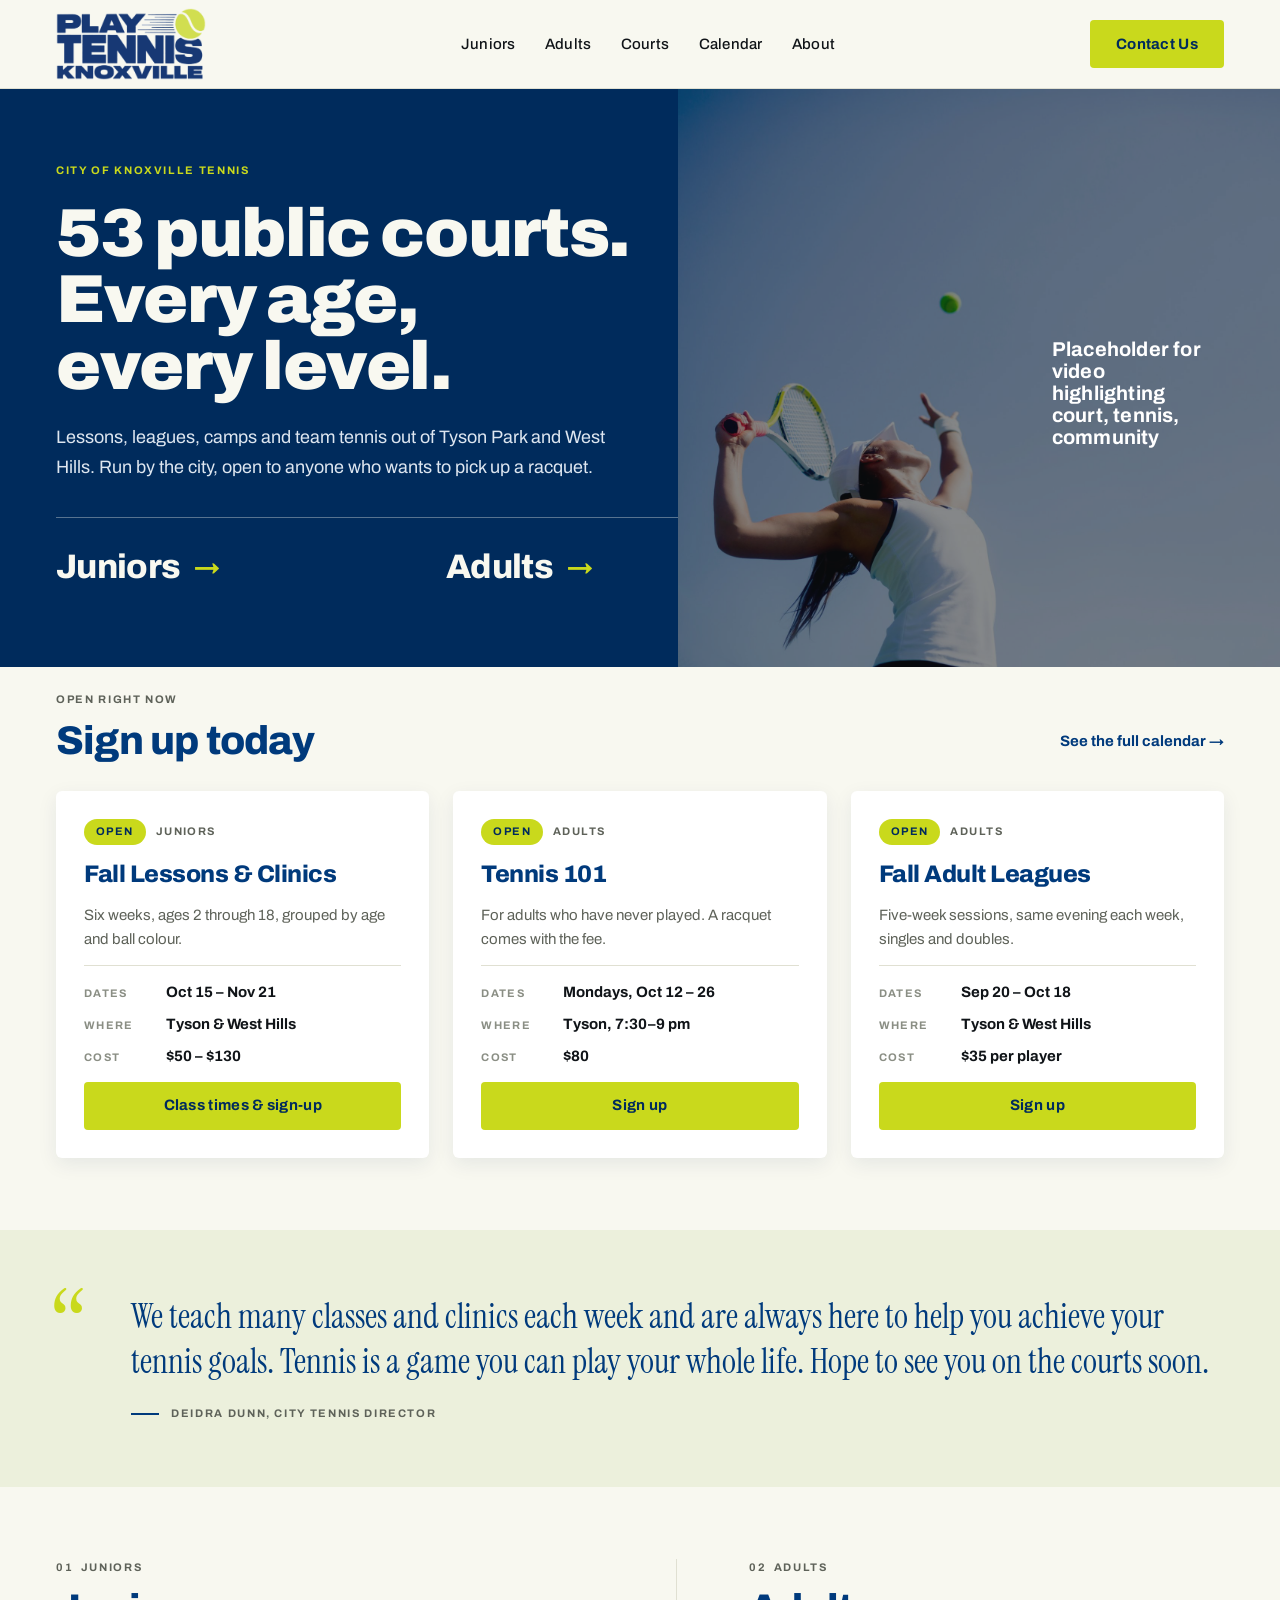
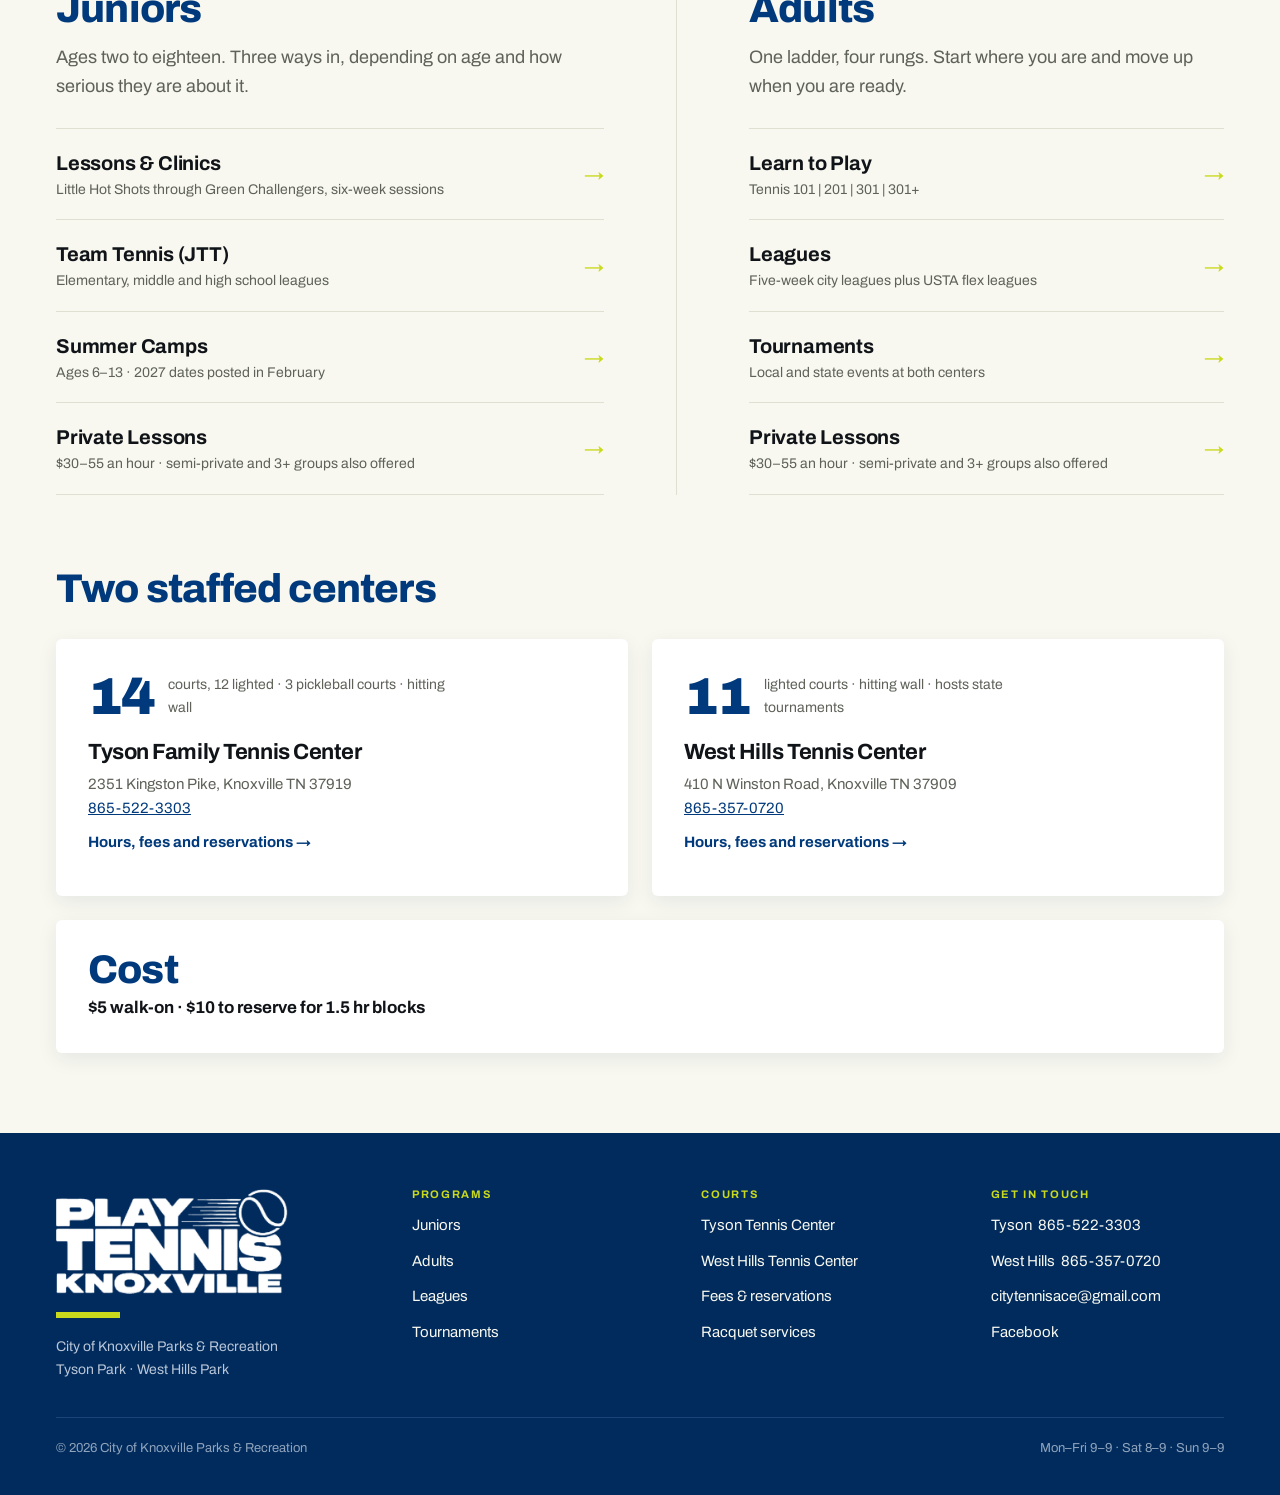
<file: index.html>
<!doctype html>
<html lang="en">
<head>
<meta charset="utf-8">
<meta name="viewport" content="width=device-width, initial-scale=1">
<title>Play Tennis Knoxville — city tennis programs at Tyson Park and West Hills</title>
<meta name="description" content="Lessons, leagues, camps and team tennis on 53 public courts in Knoxville. Run by City of Knoxville Parks and Recreation.">
<link rel="icon" href="favicon.ico" sizes="any">
<link rel="icon" type="image/png" sizes="32x32" href="assets/favicon-32.png">
<link rel="icon" type="image/png" sizes="16x16" href="assets/favicon-16.png">
<link rel="apple-touch-icon" href="assets/apple-touch-icon.png">
<meta name="theme-color" content="#002B5C">
<link rel="preconnect" href="https://fonts.googleapis.com">
<link rel="preconnect" href="https://fonts.gstatic.com" crossorigin>
<link href="https://fonts.googleapis.com/css2?family=Archivo:wght@400;500;700;800;900&family=Instrument+Serif&display=swap" rel="stylesheet">
<link rel="stylesheet" href="assets/styles.css">
</head>
<body>

<header class="header">
  <div class="wrap header__inner">
    <a class="header__logo" href="index.html"><img src="assets/logo.png" alt="Play Tennis Knoxville"></a>
    <nav class="nav" id="nav">
      <a href="juniors.html">Juniors</a>
      <a href="adults.html">Adults</a>
      <a href="courts.html">Courts</a>
      <a href="register.html">Calendar</a>
      <a href="about.html">About</a>
    </nav>
    <div class="header__right">
      <div class="connect">
        <button type="button" class="btn connect__btn" id="connectBtn" aria-expanded="false" aria-controls="connectMenu" aria-haspopup="true">Contact Us</button>
        <div class="connect__menu" id="connectMenu" hidden>
          <a href="tel:8655223303">
            <svg viewBox="0 0 16 16" aria-hidden="true"><path d="M3 1.5h2.2l1.1 2.7-1.4 1a8.5 8.5 0 0 0 3.9 3.9l1-1.4 2.7 1.1V11c0 .8-.7 1.5-1.5 1.5A10.5 10.5 0 0 1 1.5 3 1.5 1.5 0 0 1 3 1.5Z"/></svg>
            <span>Call Tyson</span><b>865-522-3303</b>
          </a>
          <a href="tel:8653570720">
            <svg viewBox="0 0 16 16" aria-hidden="true"><path d="M3 1.5h2.2l1.1 2.7-1.4 1a8.5 8.5 0 0 0 3.9 3.9l1-1.4 2.7 1.1V11c0 .8-.7 1.5-1.5 1.5A10.5 10.5 0 0 1 1.5 3 1.5 1.5 0 0 1 3 1.5Z"/></svg>
            <span>Call West Hills</span><b>865-357-0720</b>
          </a>
          <a href="mailto:citytennisace@gmail.com">
            <svg viewBox="0 0 16 16" aria-hidden="true"><path d="M1.5 3.5h13v9h-13z" fill="none" stroke="currentColor" stroke-width="1.4"/><path d="m1.9 4.2 6.1 4.3 6.1-4.3" fill="none" stroke="currentColor" stroke-width="1.4"/></svg>
            <span>Email us</span>
          </a>
          <a href="https://www.facebook.com/Play-Tennis-Knoxville-131443933598285/">
            <svg viewBox="0 0 16 16" aria-hidden="true"><path d="M10.6 16V9.8h2.1l.3-2.4h-2.4V5.8c0-.7.2-1.2 1.2-1.2h1.3V2.5A17 17 0 0 0 11.3 2C9.4 2 8.1 3.2 8.1 5.4v2H6v2.4h2.1V16h2.5Z"/></svg>
            <span>Facebook</span>
          </a>
        </div>
      </div>
      <button class="nav-toggle" id="navToggle" aria-expanded="false" aria-controls="nav" aria-label="Open menu">
        <svg width="20" height="12" viewBox="0 0 20 12" aria-hidden="true"><g stroke="#101418" stroke-width="2" stroke-linecap="round"><path d="M1 1h18"/><path d="M1 6h18"/><path d="M1 11h18"/></g></svg>
      </button>
    </div>
  </div>
</header>

<section class="hero">
  <div class="wrap hero__inner">
    <div class="hero__text">
      <p class="label label--accent">City of Knoxville tennis</p>
      <h1>53 public courts.<br>Every age,<br>every level.</h1>
      <p class="hero__lede">Lessons, leagues, camps and team tennis out of Tyson Park and West Hills. Run by the city, open to anyone who wants to pick up a racquet.</p>
      <div class="doors">
        <a class="door" href="juniors.html">
          <span class="door__name">Juniors <span aria-hidden="true">&rarr;</span></span>
        </a>
        <a class="door" href="adults.html">
          <span class="door__name">Adults <span aria-hidden="true">&rarr;</span></span>
        </a>
      </div>
    </div>
  </div>
  <div class="hero__media">
    <img class="hero__photo" src="assets/hero.jpg" alt="A player reaching up to serve on a Knoxville city court">
    <p class="hero__vidnote">Placeholder for video highlighting court, tennis, community</p>
  </div>
</section>



<section class="wrap" style="padding-top:24px;padding-bottom:72px">
  <div class="sechead">
    <div>
      <p class="label">Open right now</p>
      <h2>Sign up today</h2>
    </div>
    <a class="arrow-link" href="register.html">See the full calendar &rarr;</a>
  </div>

  <div class="cards">
    <article class="card">
      <div class="card__top"><span class="chip">Open</span><span class="card__kind">Juniors</span></div>
      <h3>Fall Lessons &amp; Clinics</h3>
      <p>Six weeks, ages 2 through 18, grouped by age and ball colour.</p>
      <hr>
      <dl class="facts">
        <div><dt>Dates</dt><dd>Oct 15 &ndash; Nov 21</dd></div>
        <div><dt>Where</dt><dd>Tyson &amp; West Hills</dd></div>
        <div><dt>Cost</dt><dd>$50 &ndash; $130</dd></div>
      </dl>
      <a class="btn btn--block" href="program.html">Class times &amp; sign-up</a>
    </article>

    <article class="card">
      <div class="card__top"><span class="chip">Open</span><span class="card__kind">Adults</span></div>
      <h3>Tennis 101</h3>
      <p>For adults who have never played. A racquet comes with the fee.</p>
      <hr>
      <dl class="facts">
        <div><dt>Dates</dt><dd>Mondays, Oct 12 &ndash; 26</dd></div>
        <div><dt>Where</dt><dd>Tyson, 7:30&ndash;9 pm</dd></div>
        <div><dt>Cost</dt><dd>$80</dd></div>
      </dl>
      <a class="btn btn--block" href="register.html">Sign up</a>
    </article>

    <article class="card">
      <div class="card__top"><span class="chip">Open</span><span class="card__kind">Adults</span></div>
      <h3>Fall Adult Leagues</h3>
      <p>Five-week sessions, same evening each week, singles and doubles.</p>
      <hr>
      <dl class="facts">
        <div><dt>Dates</dt><dd>Sep 20 &ndash; Oct 18</dd></div>
        <div><dt>Where</dt><dd>Tyson &amp; West Hills</dd></div>
        <div><dt>Cost</dt><dd>$35 per player</dd></div>
      </dl>
      <a class="btn btn--block" href="register.html">Sign up</a>
    </article>
  </div>
</section>

<section class="quote" id="about">
  <figure class="wrap quote__inner" style="margin:0">
    <span class="quote__mark" aria-hidden="true">&ldquo;</span>
    <div>
      <blockquote>We teach many classes and clinics each week and are always here to help you achieve your tennis goals. Tennis is a game you can play your whole life. Hope to see you on the courts soon.</blockquote>
      <figcaption class="label">Deidra Dunn, City Tennis Director</figcaption>
    </div>
  </figure>
</section>

<section class="wrap split">
  <div id="juniors">
    <p class="label">01 &nbsp;Juniors</p>
    <h2>Juniors</h2>
    <p class="lede">Ages two to eighteen. Three ways in, depending on age and how serious they are about it.</p>
    <div class="linklist">
      <a class="linkrow" href="program.html">
        <span><b>Lessons &amp; Clinics</b><small>Little Hot Shots through Green Challengers, six-week sessions</small></span>
        <span aria-hidden="true">&rarr;</span>
      </a>
      <a class="linkrow" href="juniors.html">
        <span><b>Team Tennis (JTT)</b><small>Elementary, middle and high school leagues</small></span>
        <span aria-hidden="true">&rarr;</span>
      </a>
      <a class="linkrow" href="juniors.html">
        <span><b>Summer Camps</b><small>Ages 6&ndash;13 &middot; 2027 dates posted in February</small></span>
        <span aria-hidden="true">&rarr;</span>
      </a>
      <a class="linkrow" href="mailto:citytennisace@gmail.com?subject=Private%20lessons">
        <span><b>Private Lessons</b><small>$30&ndash;55 an hour &middot; semi-private and 3+ groups also offered</small></span>
        <span aria-hidden="true">&rarr;</span>
      </a>
    </div>
  </div>

  <div id="adults">
    <p class="label">02 &nbsp;Adults</p>
    <h2>Adults</h2>
    <p class="lede">One ladder, four rungs. Start where you are and move up when you are ready.</p>
    <div class="linklist">
      <a class="linkrow" href="adults.html">
        <span><b>Learn to Play</b><small>Tennis 101 | 201 | 301 | 301+</small></span>
        <span aria-hidden="true">&rarr;</span>
      </a>
      <a class="linkrow" href="adults.html">
        <span><b>Leagues</b><small>Five-week city leagues plus USTA flex leagues</small></span>
        <span aria-hidden="true">&rarr;</span>
      </a>
      <a class="linkrow" href="adults.html">
        <span><b>Tournaments</b><small>Local and state events at both centers</small></span>
        <span aria-hidden="true">&rarr;</span>
      </a>
      <a class="linkrow" href="mailto:citytennisace@gmail.com?subject=Private%20lessons">
        <span><b>Private Lessons</b><small>$30&ndash;55 an hour &middot; semi-private and 3+ groups also offered</small></span>
        <span aria-hidden="true">&rarr;</span>
      </a>
    </div>
  </div>
</section>

<section class="wrap courts" id="courts">
  <h2>Two staffed centers</h2>

  <div class="courtgrid">
    <article class="courtcard">
      <div class="courtcard__num"><b>14</b><span>courts, 12 lighted &middot; 3 pickleball courts &middot; hitting wall</span></div>
      <h3>Tyson Family Tennis Center</h3>
      <address>2351 Kingston Pike, Knoxville TN 37919<br><a href="tel:8655223303">865-522-3303</a></address>
      <a class="arrow-link" href="courts.html">Hours, fees and reservations &rarr;</a>
    </article>

    <article class="courtcard">
      <div class="courtcard__num"><b>11</b><span>lighted courts &middot; hitting wall &middot; hosts state tournaments</span></div>
      <h3>West Hills Tennis Center</h3>
      <address>410 N Winston Road, Knoxville TN 37909<br><a href="tel:8653570720">865-357-0720</a></address>
      <a class="arrow-link" href="courts.html">Hours, fees and reservations &rarr;</a>
    </article>
  </div>

  <div class="costcard">
    <h2>Cost</h2>
    <p>$5 walk-on &middot; $10 to reserve for 1.5 hr blocks</p>
  </div>
</section>

<footer class="footer">
  <div class="wrap">
    <div class="footer__grid">
      <div>
        <img class="footer__logo" src="assets/logo-white.png" alt="Play Tennis Knoxville">
        <span class="dash"></span>
        <p>City of Knoxville Parks &amp; Recreation<br>Tyson Park &middot; West Hills Park</p>
      </div>
      <div>
        <h2>Programs</h2>
        <ul>
          <li><a href="juniors.html">Juniors</a></li>
          <li><a href="adults.html">Adults</a></li>
          <li><a href="adults.html">Leagues</a></li>
          <li><a href="adults.html">Tournaments</a></li>
        </ul>
      </div>
      <div>
        <h2>Courts</h2>
        <ul>
          <li><a href="courts.html">Tyson Tennis Center</a></li>
          <li><a href="courts.html">West Hills Tennis Center</a></li>
          <li><a href="courts.html">Fees &amp; reservations</a></li>
          <li><a href="courts.html">Racquet services</a></li>
        </ul>
      </div>
      <div>
        <h2>Get in touch</h2>
        <ul>
          <li><a href="tel:8655223303">Tyson &nbsp;865-522-3303</a></li>
          <li><a href="tel:8653570720">West Hills &nbsp;865-357-0720</a></li>
          <li><a href="mailto:citytennisace@gmail.com">citytennisace@gmail.com</a></li>
          <li><a href="https://www.facebook.com/Play-Tennis-Knoxville-131443933598285/">Facebook</a></li>
        </ul>
      </div>
    </div>
    <div class="footer__bottom">
      <span>&copy; 2026 City of Knoxville Parks &amp; Recreation</span>
      <span>Mon&ndash;Fri 9&ndash;9 &middot; Sat 8&ndash;9 &middot; Sun 9&ndash;9</span>
    </div>
  </div>
</footer>

<script src="assets/nav.js"></script>
</body>
</html>
</file>
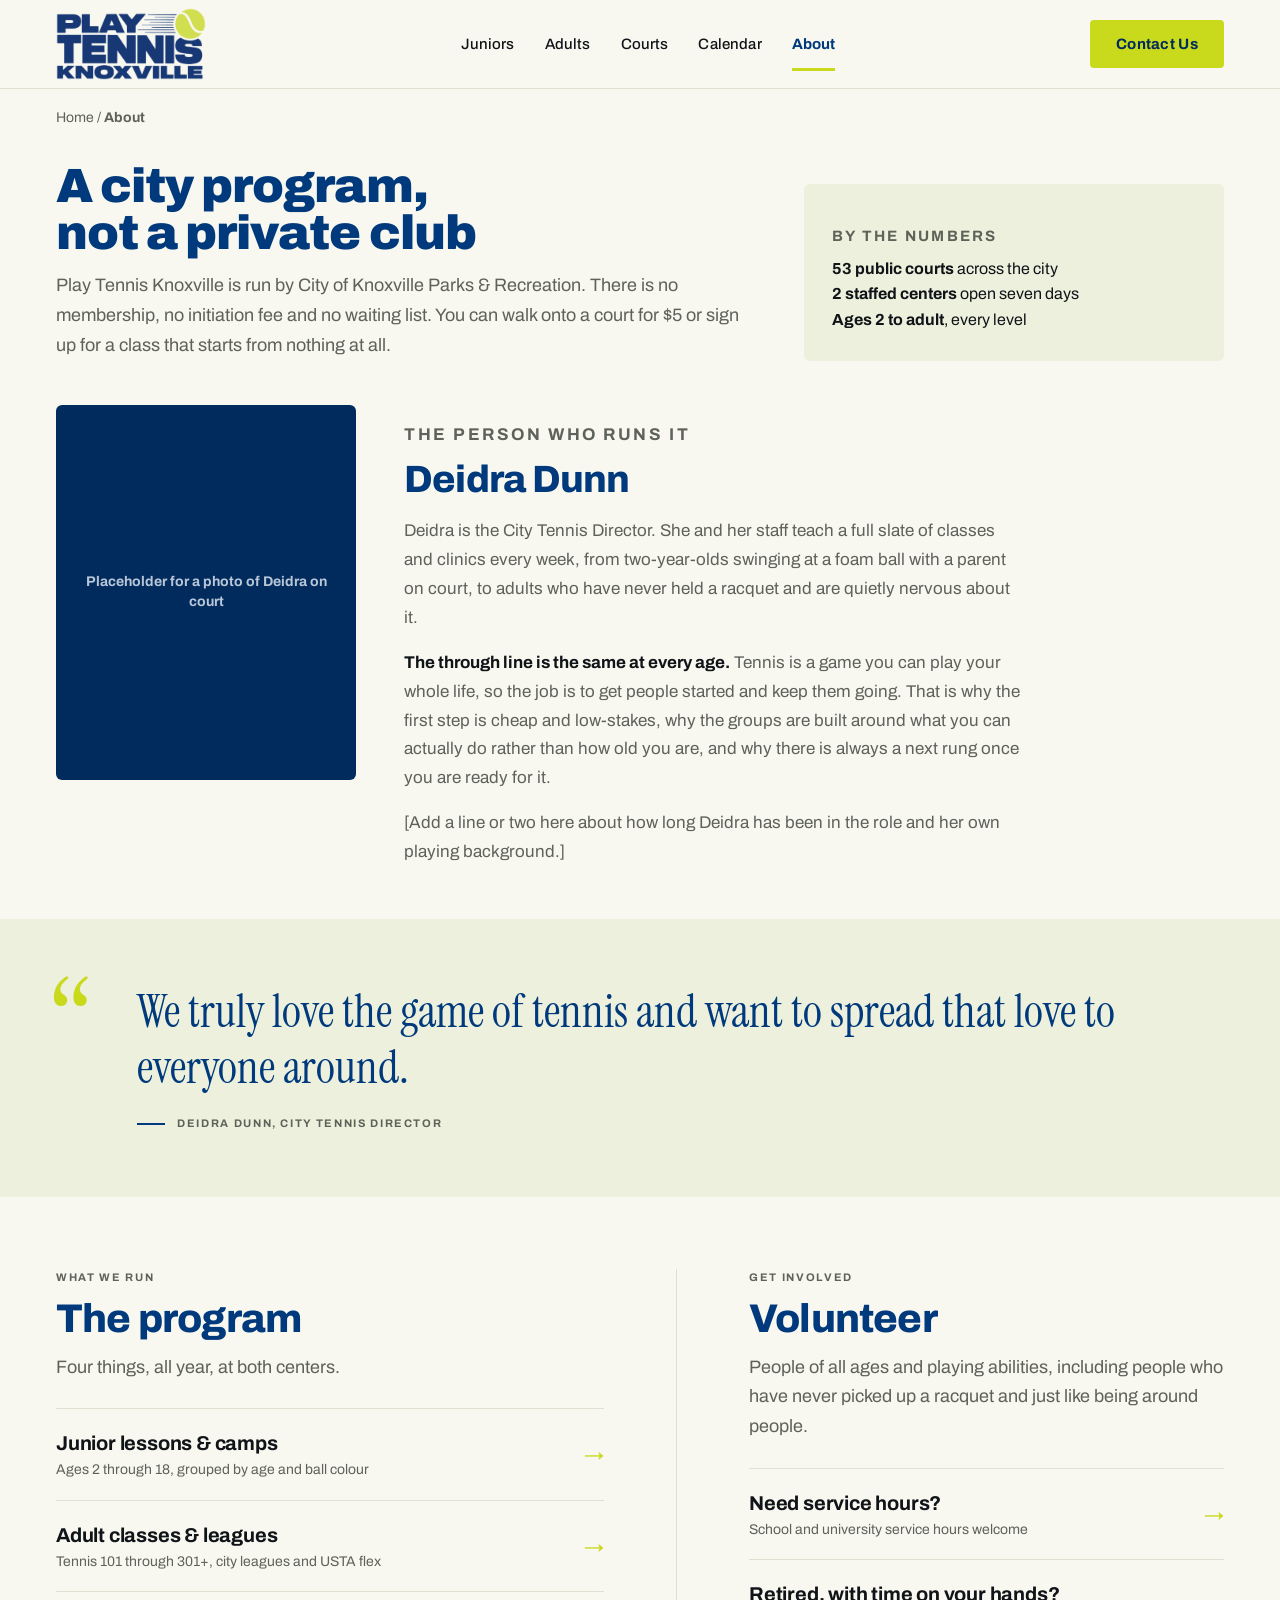
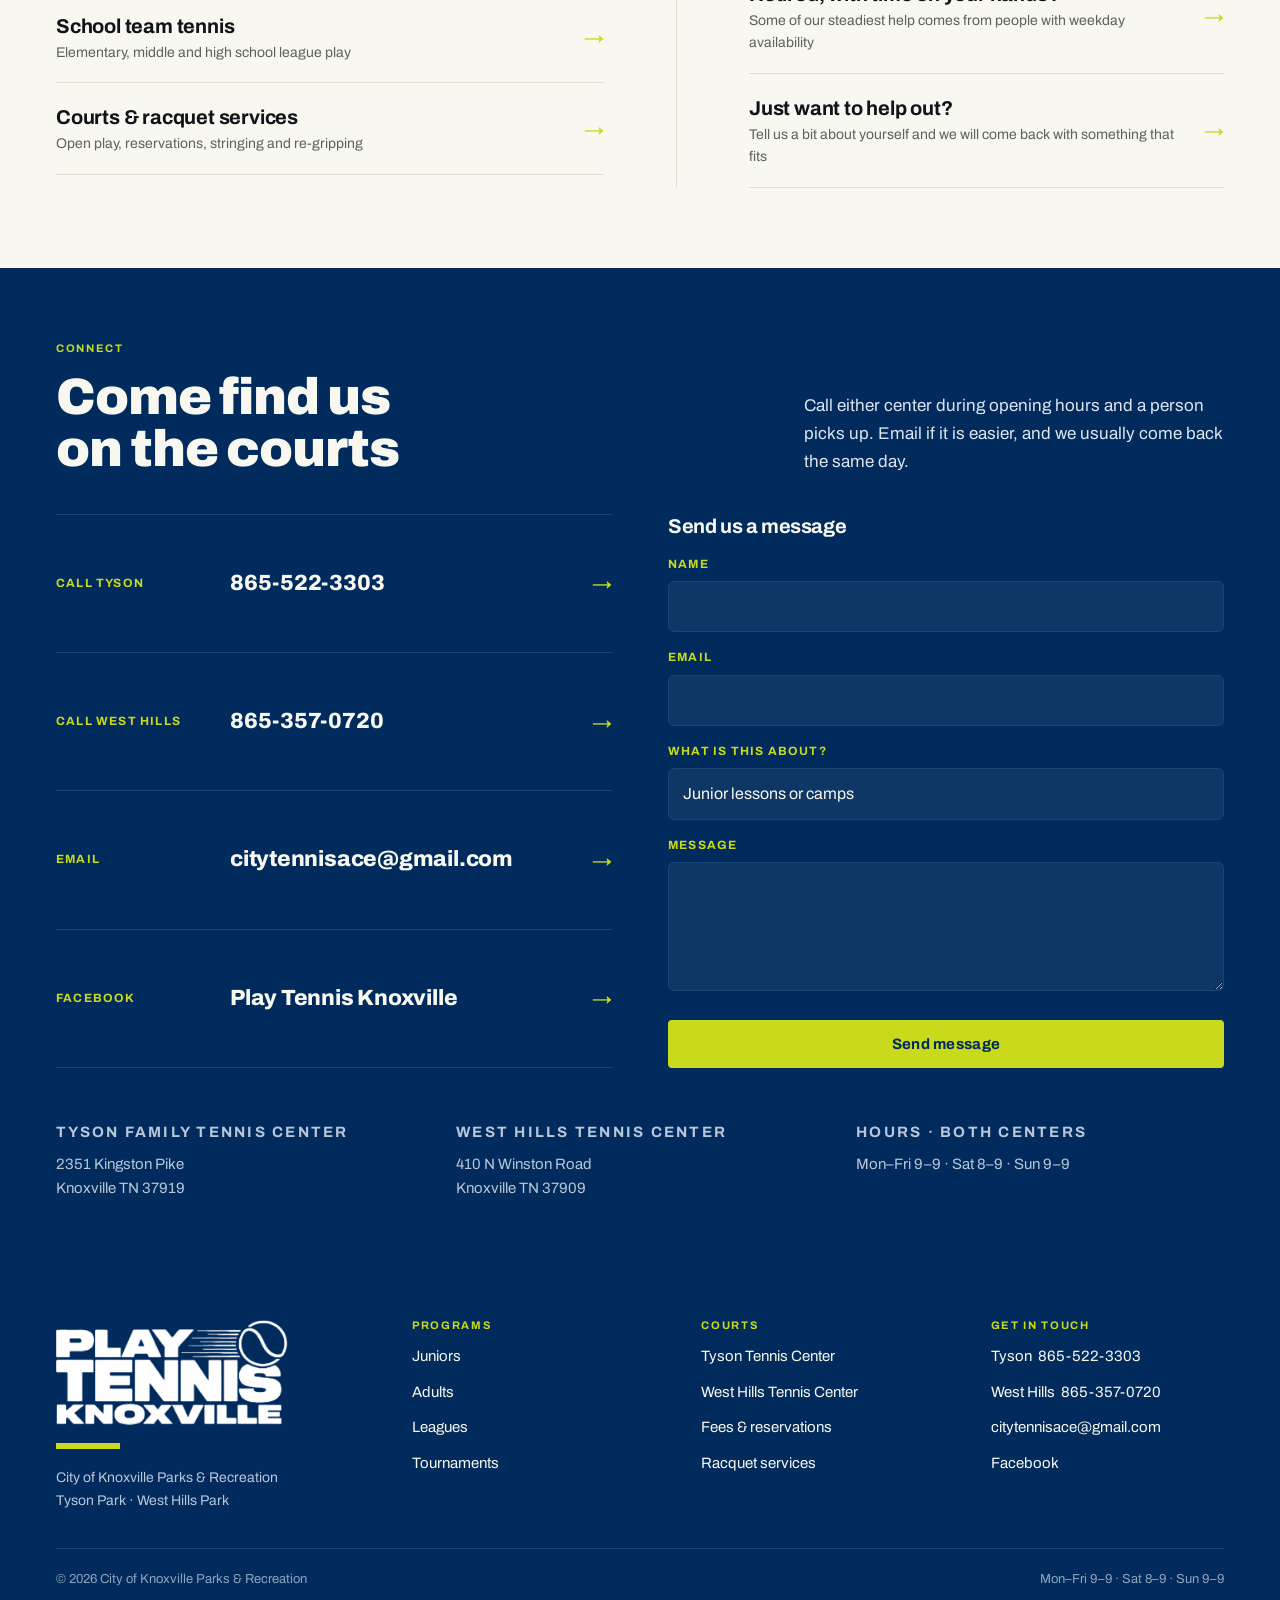
<file: about.html>
<!doctype html>
<html lang="en">
<head>
<meta charset="utf-8">
<meta name="viewport" content="width=device-width, initial-scale=1">
<title>About — Play Tennis Knoxville</title>
<meta name="description" content="Play Tennis Knoxville is the City of Knoxville Parks and Recreation tennis program: 53 public courts, two staffed centers, lessons and leagues for every age.">
<link rel="icon" href="favicon.ico" sizes="any">
<link rel="icon" type="image/png" sizes="32x32" href="assets/favicon-32.png">
<link rel="icon" type="image/png" sizes="16x16" href="assets/favicon-16.png">
<link rel="apple-touch-icon" href="assets/apple-touch-icon.png">
<meta name="theme-color" content="#002B5C">
<link rel="preconnect" href="https://fonts.googleapis.com">
<link rel="preconnect" href="https://fonts.gstatic.com" crossorigin>
<link href="https://fonts.googleapis.com/css2?family=Archivo:wght@400;500;700;800;900&family=Instrument+Serif&display=swap" rel="stylesheet">
<link rel="stylesheet" href="assets/styles.css">
</head>
<body>

<header class="header">
  <div class="wrap header__inner">
    <a class="header__logo" href="index.html"><img src="assets/logo.png" alt="Play Tennis Knoxville"></a>
    <nav class="nav" id="nav">
      <a href="juniors.html">Juniors</a>
      <a href="adults.html">Adults</a>
      <a href="courts.html">Courts</a>
      <a href="register.html">Calendar</a>
      <a href="about.html" aria-current="page">About</a>
    </nav>
    <div class="header__right">
      <div class="connect">
        <button type="button" class="btn connect__btn" id="connectBtn" aria-expanded="false" aria-controls="connectMenu" aria-haspopup="true">Contact Us</button>
        <div class="connect__menu" id="connectMenu" hidden>
          <a href="tel:8655223303">
            <svg viewBox="0 0 16 16" aria-hidden="true"><path d="M3 1.5h2.2l1.1 2.7-1.4 1a8.5 8.5 0 0 0 3.9 3.9l1-1.4 2.7 1.1V11c0 .8-.7 1.5-1.5 1.5A10.5 10.5 0 0 1 1.5 3 1.5 1.5 0 0 1 3 1.5Z"/></svg>
            <span>Call Tyson</span><b>865-522-3303</b>
          </a>
          <a href="tel:8653570720">
            <svg viewBox="0 0 16 16" aria-hidden="true"><path d="M3 1.5h2.2l1.1 2.7-1.4 1a8.5 8.5 0 0 0 3.9 3.9l1-1.4 2.7 1.1V11c0 .8-.7 1.5-1.5 1.5A10.5 10.5 0 0 1 1.5 3 1.5 1.5 0 0 1 3 1.5Z"/></svg>
            <span>Call West Hills</span><b>865-357-0720</b>
          </a>
          <a href="mailto:citytennisace@gmail.com">
            <svg viewBox="0 0 16 16" aria-hidden="true"><path d="M1.5 3.5h13v9h-13z" fill="none" stroke="currentColor" stroke-width="1.4"/><path d="m1.9 4.2 6.1 4.3 6.1-4.3" fill="none" stroke="currentColor" stroke-width="1.4"/></svg>
            <span>Email us</span>
          </a>
          <a href="https://www.facebook.com/Play-Tennis-Knoxville-131443933598285/">
            <svg viewBox="0 0 16 16" aria-hidden="true"><path d="M10.6 16V9.8h2.1l.3-2.4h-2.4V5.8c0-.7.2-1.2 1.2-1.2h1.3V2.5A17 17 0 0 0 11.3 2C9.4 2 8.1 3.2 8.1 5.4v2H6v2.4h2.1V16h2.5Z"/></svg>
            <span>Facebook</span>
          </a>
        </div>
      </div>
      <button class="nav-toggle" id="navToggle" aria-expanded="false" aria-controls="nav" aria-label="Open menu">
        <svg width="20" height="12" viewBox="0 0 20 12" aria-hidden="true"><g stroke="#101418" stroke-width="2" stroke-linecap="round"><path d="M1 1h18"/><path d="M1 6h18"/><path d="M1 11h18"/></g></svg>
      </button>
    </div>
  </div>
</header>

<nav class="wrap crumb" aria-label="Breadcrumb">
  <a href="index.html">Home</a> / <strong>About</strong>
</nav>

<section class="wrap pagehead" style="padding-top:20px">
  <div class="pagehead__grid">
    <div>
      <h1 style="font-size:clamp(36px,5vw,48px)">A city program,<br>not a private club</h1>
      <p class="lede" style="margin-top:14px">Play Tennis Knoxville is run by City of Knoxville Parks &amp; Recreation. There is no membership, no initiation fee and no waiting list. You can walk onto a court for $5 or sign up for a class that starts from nothing at all.</p>
    </div>
    <aside class="note note--tint">
      <p class="label">By the numbers</p>
      <p style="color:var(--ink);font-size:16px;margin:8px 0 0"><strong>53 public courts</strong> across the city<br><strong>2 staffed centers</strong> open seven days<br><strong>Ages 2 to adult</strong>, every level</p>
    </aside>
  </div>
</section>

<section class="wrap bio" style="padding-top:8px;padding-bottom:40px">
  <div class="bio__photo">
    <span>Placeholder for a photo of Deidra on court</span>
  </div>
  <div>
    <p class="label">The person who runs it</p>
    <h2>Deidra Dunn</h2>
    <p>Deidra is the City Tennis Director. She and her staff teach a full slate of classes and clinics every week, from two-year-olds swinging at a foam ball with a parent on court, to adults who have never held a racquet and are quietly nervous about it.</p>
    <p><strong>The through line is the same at every age.</strong> Tennis is a game you can play your whole life, so the job is to get people started and keep them going. That is why the first step is cheap and low-stakes, why the groups are built around what you can actually do rather than how old you are, and why there is always a next rung once you are ready for it.</p>
    <p>[Add a line or two here about how long Deidra has been in the role and her own playing background.]</p>
  </div>
</section>

<section class="quote quote--lead" style="margin-top:12px">
  <figure class="wrap quote__inner" style="margin:0">
    <span class="quote__mark" aria-hidden="true">&ldquo;</span>
    <div>
      <blockquote>We truly love the game of tennis and want to spread that love to everyone around.</blockquote>
      <figcaption class="label">Deidra Dunn, City Tennis Director</figcaption>
    </div>
  </figure>
</section>

<section class="wrap split">
  <div>
    <p class="label">What we run</p>
    <h2>The program</h2>
    <p class="lede">Four things, all year, at both centers.</p>
    <div class="linklist">
      <a class="linkrow" href="juniors.html">
        <span><b>Junior lessons &amp; camps</b><small>Ages 2 through 18, grouped by age and ball colour</small></span>
        <span aria-hidden="true">&rarr;</span>
      </a>
      <a class="linkrow" href="adults.html">
        <span><b>Adult classes &amp; leagues</b><small>Tennis 101 through 301+, city leagues and USTA flex</small></span>
        <span aria-hidden="true">&rarr;</span>
      </a>
      <a class="linkrow" href="juniors.html">
        <span><b>School team tennis</b><small>Elementary, middle and high school league play</small></span>
        <span aria-hidden="true">&rarr;</span>
      </a>
      <a class="linkrow" href="courts.html">
        <span><b>Courts &amp; racquet services</b><small>Open play, reservations, stringing and re-gripping</small></span>
        <span aria-hidden="true">&rarr;</span>
      </a>
    </div>
  </div>

  <div>
    <p class="label">Get involved</p>
    <h2>Volunteer</h2>
    <p class="lede">People of all ages and playing abilities, including people who have never picked up a racquet and just like being around people.</p>
    <div class="linklist">
      <a class="linkrow" href="mailto:citytennisace@gmail.com?subject=Volunteering">
        <span><b>Need service hours?</b><small>School and university service hours welcome</small></span>
        <span aria-hidden="true">&rarr;</span>
      </a>
      <a class="linkrow" href="mailto:citytennisace@gmail.com?subject=Volunteering">
        <span><b>Retired, with time on your hands?</b><small>Some of our steadiest help comes from people with weekday availability</small></span>
        <span aria-hidden="true">&rarr;</span>
      </a>
      <a class="linkrow" href="mailto:citytennisace@gmail.com?subject=Volunteering">
        <span><b>Just want to help out?</b><small>Tell us a bit about yourself and we will come back with something that fits</small></span>
        <span aria-hidden="true">&rarr;</span>
      </a>
    </div>
  </div>
</section>

<section class="connectband" id="connect">
  <div class="wrap">
    <div class="connectband__head">
      <div>
        <p class="label label--accent">Connect</p>
        <h2>Come find us<br>on the courts</h2>
      </div>
      <p class="connectband__lede">Call either center during opening hours and a person picks up. Email if it is easier, and we usually come back the same day.</p>
    </div>

    <div class="connectband__body">
      <div class="connectband__grid">
        <a class="connectrow" href="tel:8655223303">
          <span class="connectrow__label">Call Tyson</span>
          <b>865-522-3303</b>
          <span class="connectrow__arrow" aria-hidden="true">&rarr;</span>
        </a>
        <a class="connectrow" href="tel:8653570720">
          <span class="connectrow__label">Call West Hills</span>
          <b>865-357-0720</b>
          <span class="connectrow__arrow" aria-hidden="true">&rarr;</span>
        </a>
        <a class="connectrow" href="mailto:citytennisace@gmail.com">
          <span class="connectrow__label">Email</span>
          <b>citytennisace@gmail.com</b>
          <span class="connectrow__arrow" aria-hidden="true">&rarr;</span>
        </a>
        <a class="connectrow" href="https://www.facebook.com/Play-Tennis-Knoxville-131443933598285/">
          <span class="connectrow__label">Facebook</span>
          <b>Play Tennis Knoxville</b>
          <span class="connectrow__arrow" aria-hidden="true">&rarr;</span>
        </a>
      </div>

      <form class="connectform" id="connectForm" novalidate>
        <h3>Send us a message</h3>
        <div class="connectform__row">
          <label for="cf-name">Name</label>
          <input id="cf-name" name="name" type="text" autocomplete="name" required>
        </div>
        <div class="connectform__row">
          <label for="cf-email">Email</label>
          <input id="cf-email" name="email" type="email" autocomplete="email" required>
        </div>
        <div class="connectform__row">
          <label for="cf-topic">What is this about?</label>
          <select id="cf-topic" name="topic">
            <option>Junior lessons or camps</option>
            <option>Adult classes</option>
            <option>Leagues or tournaments</option>
            <option>Courts, fees or reservations</option>
            <option>Racquet stringing</option>
            <option>Volunteering</option>
            <option>Something else</option>
          </select>
        </div>
        <div class="connectform__row">
          <label for="cf-message">Message</label>
          <textarea id="cf-message" name="message" rows="4" required></textarea>
        </div>
        <button class="btn btn--block" type="submit">Send message</button>
        <p class="connectform__note" id="connectFormNote" role="status" hidden></p>
      </form>
    </div>

    <div class="connectband__foot">
      <div>
        <p class="label label--light">Tyson Family Tennis Center</p>
        <p>2351 Kingston Pike<br>Knoxville TN 37919</p>
      </div>
      <div>
        <p class="label label--light">West Hills Tennis Center</p>
        <p>410 N Winston Road<br>Knoxville TN 37909</p>
      </div>
      <div>
        <p class="label label--light">Hours &middot; both centers</p>
        <p>Mon&ndash;Fri 9&ndash;9 &middot; Sat 8&ndash;9 &middot; Sun 9&ndash;9</p>
      </div>
    </div>
  </div>
</section>

<footer class="footer">
  <div class="wrap">
    <div class="footer__grid">
      <div>
        <img class="footer__logo" src="assets/logo-white.png" alt="Play Tennis Knoxville">
        <span class="dash"></span>
        <p>City of Knoxville Parks &amp; Recreation<br>Tyson Park &middot; West Hills Park</p>
      </div>
      <div>
        <h2>Programs</h2>
        <ul>
          <li><a href="juniors.html">Juniors</a></li>
          <li><a href="adults.html">Adults</a></li>
          <li><a href="adults.html">Leagues</a></li>
          <li><a href="adults.html">Tournaments</a></li>
        </ul>
      </div>
      <div>
        <h2>Courts</h2>
        <ul>
          <li><a href="courts.html">Tyson Tennis Center</a></li>
          <li><a href="courts.html">West Hills Tennis Center</a></li>
          <li><a href="courts.html">Fees &amp; reservations</a></li>
          <li><a href="courts.html">Racquet services</a></li>
        </ul>
      </div>
      <div>
        <h2>Get in touch</h2>
        <ul>
          <li><a href="tel:8655223303">Tyson &nbsp;865-522-3303</a></li>
          <li><a href="tel:8653570720">West Hills &nbsp;865-357-0720</a></li>
          <li><a href="mailto:citytennisace@gmail.com">citytennisace@gmail.com</a></li>
          <li><a href="https://www.facebook.com/Play-Tennis-Knoxville-131443933598285/">Facebook</a></li>
        </ul>
      </div>
    </div>
    <div class="footer__bottom">
      <span>&copy; 2026 City of Knoxville Parks &amp; Recreation</span>
      <span>Mon&ndash;Fri 9&ndash;9 &middot; Sat 8&ndash;9 &middot; Sun 9&ndash;9</span>
    </div>
  </div>
</footer>

<script src="assets/nav.js"></script>
</body>
</html>
</file>
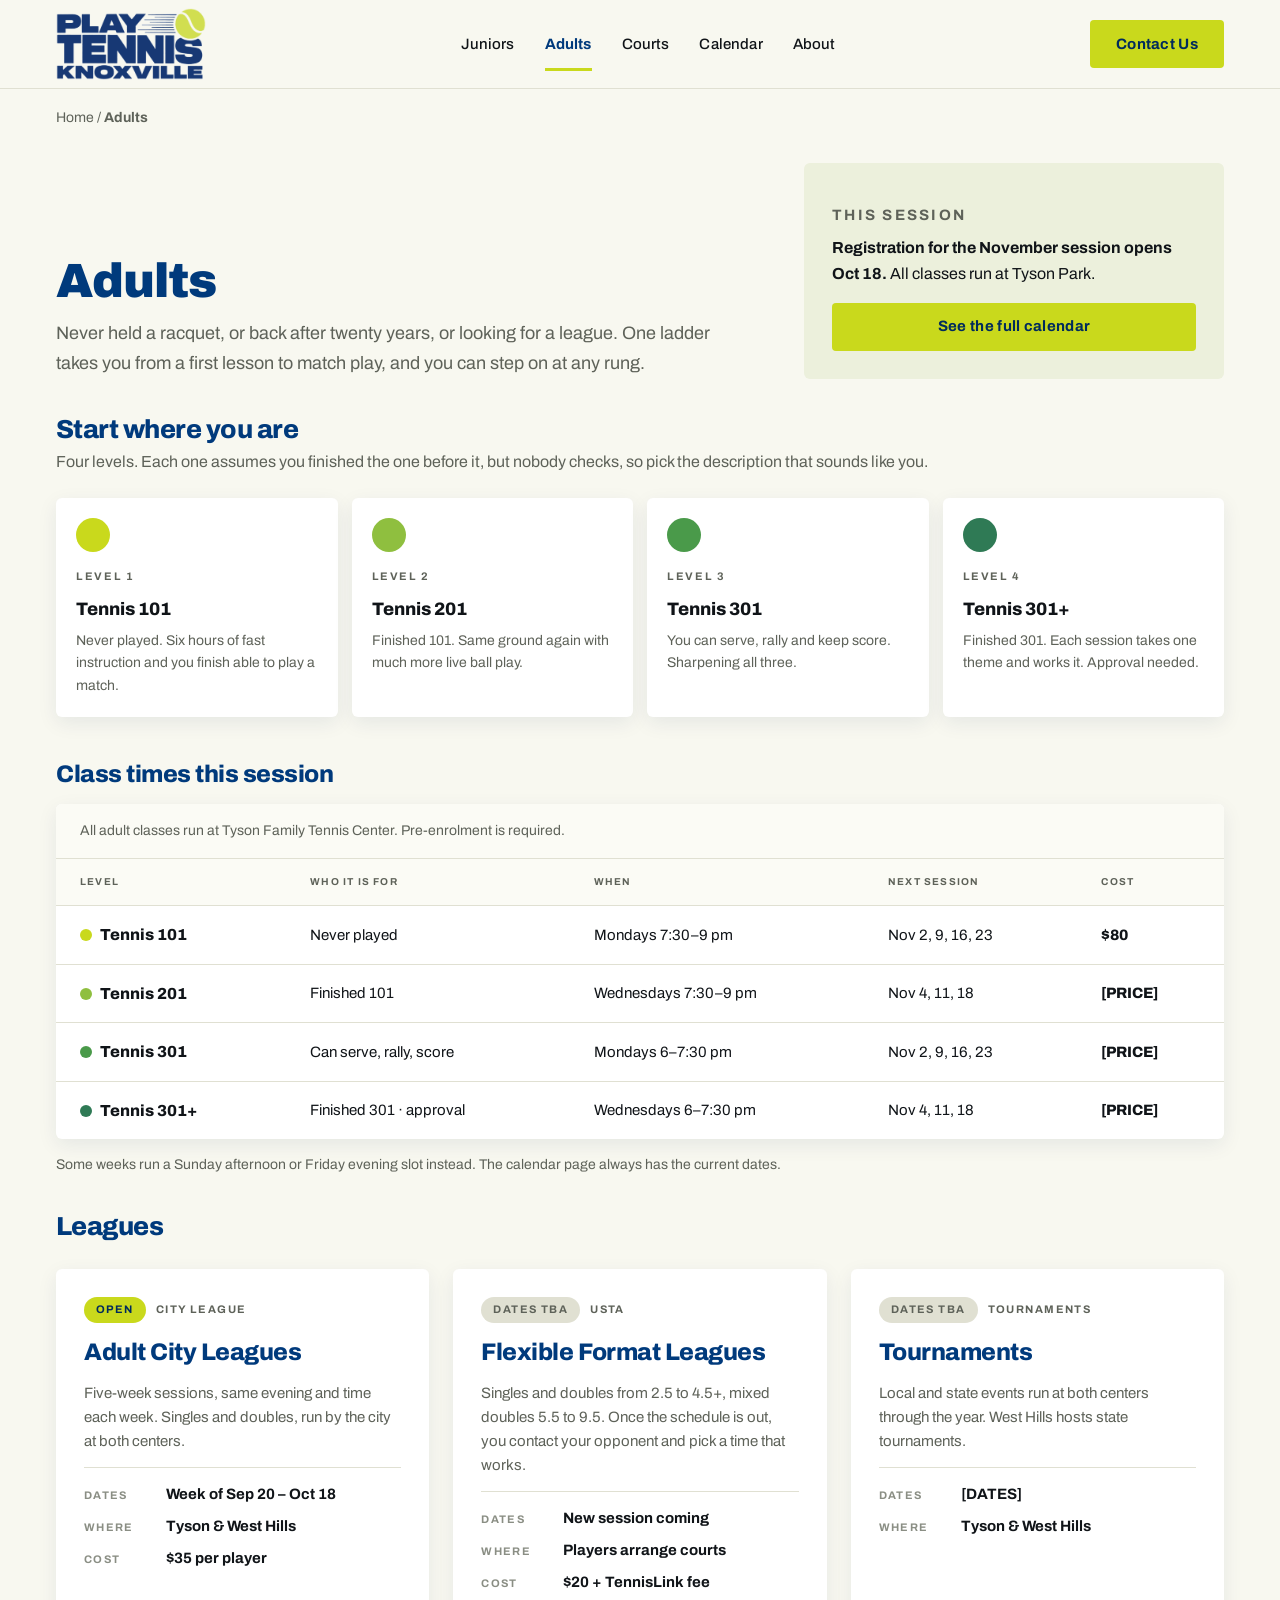
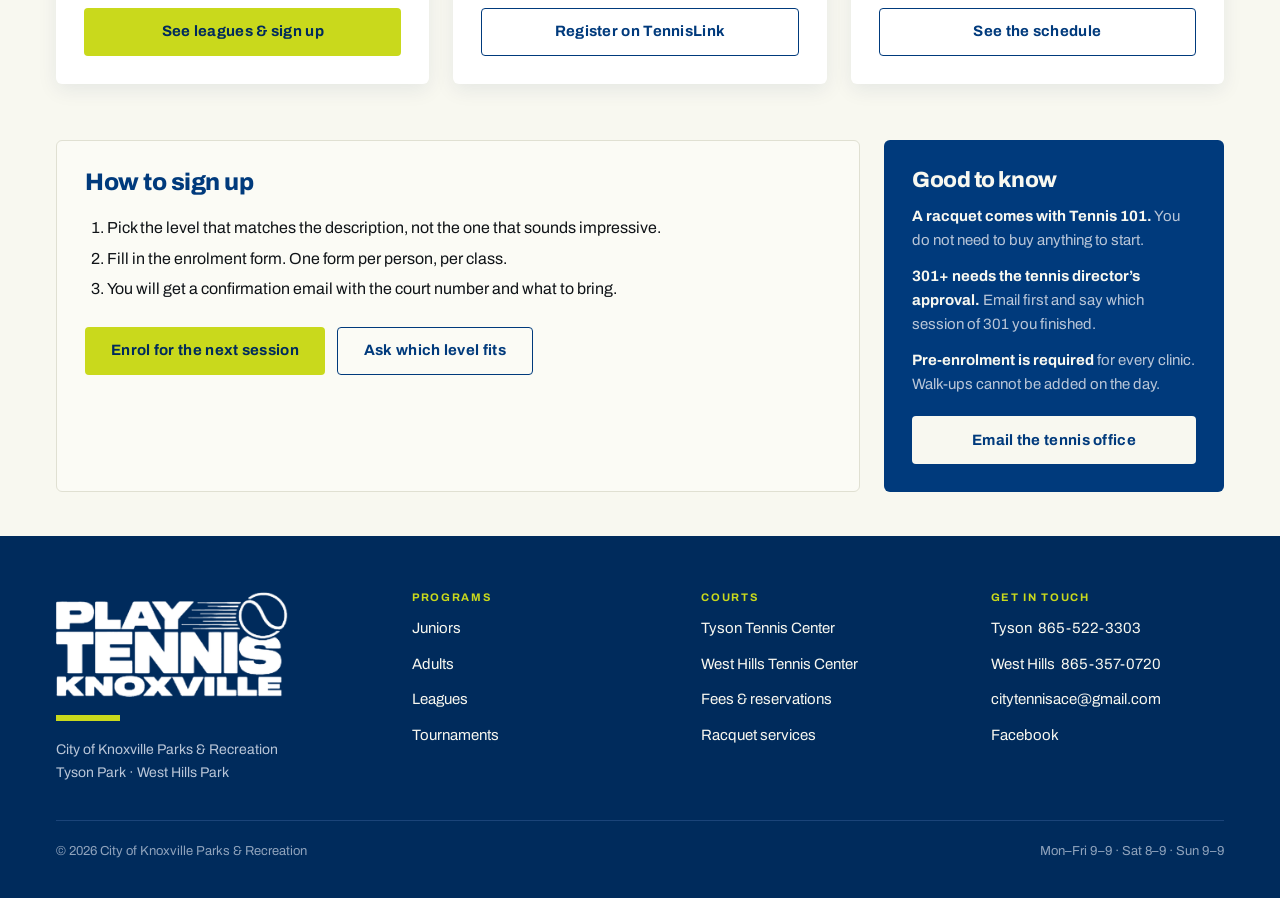
<file: adults.html>
<!doctype html>
<html lang="en">
<head>
<meta charset="utf-8">
<meta name="viewport" content="width=device-width, initial-scale=1">
<title>Adults — Play Tennis Knoxville</title>
<meta name="description" content="Adult tennis in Knoxville: the Tennis 101 to 301+ ladder, city leagues, USTA flex leagues and tournaments at Tyson Park and West Hills.">
<link rel="icon" href="favicon.ico" sizes="any">
<link rel="icon" type="image/png" sizes="32x32" href="assets/favicon-32.png">
<link rel="icon" type="image/png" sizes="16x16" href="assets/favicon-16.png">
<link rel="apple-touch-icon" href="assets/apple-touch-icon.png">
<meta name="theme-color" content="#002B5C">
<link rel="preconnect" href="https://fonts.googleapis.com">
<link rel="preconnect" href="https://fonts.gstatic.com" crossorigin>
<link href="https://fonts.googleapis.com/css2?family=Archivo:wght@400;500;700;800;900&family=Instrument+Serif&display=swap" rel="stylesheet">
<link rel="stylesheet" href="assets/styles.css">
</head>
<body>

<header class="header">
  <div class="wrap header__inner">
    <a class="header__logo" href="index.html"><img src="assets/logo.png" alt="Play Tennis Knoxville"></a>
    <nav class="nav" id="nav">
      <a href="juniors.html">Juniors</a>
      <a href="adults.html" aria-current="page">Adults</a>
      <a href="courts.html">Courts</a>
      <a href="register.html">Calendar</a>
      <a href="about.html">About</a>
    </nav>
    <div class="header__right">
      <div class="connect">
        <button type="button" class="btn connect__btn" id="connectBtn" aria-expanded="false" aria-controls="connectMenu" aria-haspopup="true">Contact Us</button>
        <div class="connect__menu" id="connectMenu" hidden>
          <a href="tel:8655223303">
            <svg viewBox="0 0 16 16" aria-hidden="true"><path d="M3 1.5h2.2l1.1 2.7-1.4 1a8.5 8.5 0 0 0 3.9 3.9l1-1.4 2.7 1.1V11c0 .8-.7 1.5-1.5 1.5A10.5 10.5 0 0 1 1.5 3 1.5 1.5 0 0 1 3 1.5Z"/></svg>
            <span>Call Tyson</span><b>865-522-3303</b>
          </a>
          <a href="tel:8653570720">
            <svg viewBox="0 0 16 16" aria-hidden="true"><path d="M3 1.5h2.2l1.1 2.7-1.4 1a8.5 8.5 0 0 0 3.9 3.9l1-1.4 2.7 1.1V11c0 .8-.7 1.5-1.5 1.5A10.5 10.5 0 0 1 1.5 3 1.5 1.5 0 0 1 3 1.5Z"/></svg>
            <span>Call West Hills</span><b>865-357-0720</b>
          </a>
          <a href="mailto:citytennisace@gmail.com">
            <svg viewBox="0 0 16 16" aria-hidden="true"><path d="M1.5 3.5h13v9h-13z" fill="none" stroke="currentColor" stroke-width="1.4"/><path d="m1.9 4.2 6.1 4.3 6.1-4.3" fill="none" stroke="currentColor" stroke-width="1.4"/></svg>
            <span>Email us</span>
          </a>
          <a href="https://www.facebook.com/Play-Tennis-Knoxville-131443933598285/">
            <svg viewBox="0 0 16 16" aria-hidden="true"><path d="M10.6 16V9.8h2.1l.3-2.4h-2.4V5.8c0-.7.2-1.2 1.2-1.2h1.3V2.5A17 17 0 0 0 11.3 2C9.4 2 8.1 3.2 8.1 5.4v2H6v2.4h2.1V16h2.5Z"/></svg>
            <span>Facebook</span>
          </a>
        </div>
      </div>
      <button class="nav-toggle" id="navToggle" aria-expanded="false" aria-controls="nav" aria-label="Open menu">
        <svg width="20" height="12" viewBox="0 0 20 12" aria-hidden="true"><g stroke="#101418" stroke-width="2" stroke-linecap="round"><path d="M1 1h18"/><path d="M1 6h18"/><path d="M1 11h18"/></g></svg>
      </button>
    </div>
  </div>
</header>

<nav class="wrap crumb" aria-label="Breadcrumb">
  <a href="index.html">Home</a> / <strong>Adults</strong>
</nav>

<section class="wrap pagehead" style="padding-top:20px">
  <div class="pagehead__grid">
    <div>
      <h1 style="font-size:clamp(36px,5vw,48px)">Adults</h1>
      <p class="lede" style="margin-top:14px">Never held a racquet, or back after twenty years, or looking for a league. One ladder takes you from a first lesson to match play, and you can step on at any rung.</p>
    </div>
    <aside class="note note--tint">
      <p class="label">This session</p>
      <p style="color:var(--ink);font-size:16px;margin:8px 0 16px"><strong>Registration for the November session opens Oct 18.</strong> All classes run at Tyson Park.</p>
      <a class="btn btn--block" href="register.html">See the full calendar</a>
    </aside>
  </div>
</section>

<section class="wrap" style="padding-bottom:44px">
  <h2 style="font-size:26px">Start where you are</h2>
  <p class="lede" style="font-size:16px;margin-top:6px">Four levels. Each one assumes you finished the one before it, but nobody checks, so pick the description that sounds like you.</p>
  <div class="ladder ladder--4">
    <a class="rung" href="#classes"><i style="background:#C9D91C"></i><span class="label">Level 1</span><b>Tennis 101</b><small>Never played. Six hours of fast instruction and you finish able to play a match.</small></a>
    <a class="rung" href="#classes"><i style="background:#8FBF3F"></i><span class="label">Level 2</span><b>Tennis 201</b><small>Finished 101. Same ground again with much more live ball play.</small></a>
    <a class="rung" href="#classes"><i style="background:#4A9A4A"></i><span class="label">Level 3</span><b>Tennis 301</b><small>You can serve, rally and keep score. Sharpening all three.</small></a>
    <a class="rung" href="#classes"><i style="background:#2F7A55"></i><span class="label">Level 4</span><b>Tennis 301+</b><small>Finished 301. Each session takes one theme and works it. Approval needed.</small></a>
  </div>
</section>

<section class="wrap" style="padding-bottom:36px" id="classes">
  <h2 style="font-size:24px">Class times this session</h2>
  <div class="tablewrap">
    <table class="classes">
      <caption>All adult classes run at Tyson Family Tennis Center. Pre-enrolment is required.</caption>
      <thead>
        <tr>
          <th scope="col">Level</th>
          <th scope="col">Who it is for</th>
          <th scope="col">When</th>
          <th scope="col">Next session</th>
          <th scope="col">Cost</th>
        </tr>
      </thead>
      <tbody>
        <tr>
          <th scope="row"><span class="dot" style="background:#C9D91C"></span>Tennis 101</th>
          <td>Never played</td><td>Mondays 7:30&ndash;9 pm</td><td>Nov 2, 9, 16, 23</td><td class="money">$80</td>
        </tr>
        <tr>
          <th scope="row"><span class="dot" style="background:#8FBF3F"></span>Tennis 201</th>
          <td>Finished 101</td><td>Wednesdays 7:30&ndash;9 pm</td><td>Nov 4, 11, 18</td><td class="money">[PRICE]</td>
        </tr>
        <tr>
          <th scope="row"><span class="dot" style="background:#4A9A4A"></span>Tennis 301</th>
          <td>Can serve, rally, score</td><td>Mondays 6&ndash;7:30 pm</td><td>Nov 2, 9, 16, 23</td><td class="money">[PRICE]</td>
        </tr>
        <tr>
          <th scope="row"><span class="dot" style="background:#2F7A55"></span>Tennis 301+</th>
          <td>Finished 301 &middot; approval</td><td>Wednesdays 6&ndash;7:30 pm</td><td>Nov 4, 11, 18</td><td class="money">[PRICE]</td>
        </tr>
      </tbody>
    </table>
  </div>
  <p class="lede" style="font-size:14px;margin-top:14px">Some weeks run a Sunday afternoon or Friday evening slot instead. The calendar page always has the current dates.</p>
</section>

<section class="wrap" style="padding-bottom:56px">
  <h2 style="font-size:26px;margin-bottom:22px">Leagues</h2>
  <div class="cards">
    <article class="card">
      <div class="card__top"><span class="chip">Open</span><span class="card__kind">City league</span></div>
      <h3>Adult City Leagues</h3>
      <p>Five-week sessions, same evening and time each week. Singles and doubles, run by the city at both centers.</p>
      <hr>
      <dl class="facts">
        <div><dt>Dates</dt><dd>Week of Sep 20 &ndash; Oct 18</dd></div>
        <div><dt>Where</dt><dd>Tyson &amp; West Hills</dd></div>
        <div><dt>Cost</dt><dd>$35 per player</dd></div>
      </dl>
      <a class="btn btn--block" href="https://playtennis.usta.com/playtennisknoxville/SocialLeagues">See leagues &amp; sign up</a>
    </article>

    <article class="card">
      <div class="card__top"><span class="chip chip--tba">Dates TBA</span><span class="card__kind">USTA</span></div>
      <h3>Flexible Format Leagues</h3>
      <p>Singles and doubles from 2.5 to 4.5+, mixed doubles 5.5 to 9.5. Once the schedule is out, you contact your opponent and pick a time that works.</p>
      <hr>
      <dl class="facts">
        <div><dt>Dates</dt><dd>New session coming</dd></div>
        <div><dt>Where</dt><dd>Players arrange courts</dd></div>
        <div><dt>Cost</dt><dd>$20 + TennisLink fee</dd></div>
      </dl>
      <a class="btn btn--outline btn--block" href="https://tennislink.usta.com/Leagues/TLRegistration/OnlineTeamReg1.aspx">Register on TennisLink</a>
    </article>

    <article class="card">
      <div class="card__top"><span class="chip chip--tba">Dates TBA</span><span class="card__kind">Tournaments</span></div>
      <h3>Tournaments</h3>
      <p>Local and state events run at both centers through the year. West Hills hosts state tournaments.</p>
      <hr>
      <dl class="facts">
        <div><dt>Dates</dt><dd>[DATES]</dd></div>
        <div><dt>Where</dt><dd>Tyson &amp; West Hills</dd></div>
      </dl>
      <a class="btn btn--outline btn--block" href="https://playtennis.usta.com/playtennisknoxville/Tournaments">See the schedule</a>
    </article>
  </div>
</section>

<section class="wrap howto" id="signup">
  <div class="howto__main">
    <h2 style="font-size:24px">How to sign up</h2>
    <ol>
      <li>Pick the level that matches the description, not the one that sounds impressive.</li>
      <li>Fill in the enrolment form. One form per person, per class.</li>
      <li>You will get a confirmation email with the court number and what to bring.</li>
    </ol>
    <div class="btnrow">
      <a class="btn" href="register.html">Enrol for the next session</a>
      <a class="btn btn--outline" href="mailto:citytennisace@gmail.com">Ask which level fits</a>
    </div>
  </div>
  <aside class="howto__aside">
    <h2>Good to know</h2>
    <p><strong>A racquet comes with Tennis 101.</strong> You do not need to buy anything to start.</p>
    <p><strong>301+ needs the tennis director&rsquo;s approval.</strong> Email first and say which session of 301 you finished.</p>
    <p><strong>Pre-enrolment is required</strong> for every clinic. Walk-ups cannot be added on the day.</p>
    <a class="btn btn--light btn--block" href="mailto:citytennisace@gmail.com">Email the tennis office</a>
  </aside>
</section>

<footer class="footer">
  <div class="wrap">
    <div class="footer__grid">
      <div>
        <img class="footer__logo" src="assets/logo-white.png" alt="Play Tennis Knoxville">
        <span class="dash"></span>
        <p>City of Knoxville Parks &amp; Recreation<br>Tyson Park &middot; West Hills Park</p>
      </div>
      <div>
        <h2>Programs</h2>
        <ul>
          <li><a href="juniors.html">Juniors</a></li>
          <li><a href="adults.html">Adults</a></li>
          <li><a href="adults.html">Leagues</a></li>
          <li><a href="adults.html">Tournaments</a></li>
        </ul>
      </div>
      <div>
        <h2>Courts</h2>
        <ul>
          <li><a href="courts.html">Tyson Tennis Center</a></li>
          <li><a href="courts.html">West Hills Tennis Center</a></li>
          <li><a href="courts.html">Fees &amp; reservations</a></li>
          <li><a href="courts.html">Racquet services</a></li>
        </ul>
      </div>
      <div>
        <h2>Get in touch</h2>
        <ul>
          <li><a href="tel:8655223303">Tyson &nbsp;865-522-3303</a></li>
          <li><a href="tel:8653570720">West Hills &nbsp;865-357-0720</a></li>
          <li><a href="mailto:citytennisace@gmail.com">citytennisace@gmail.com</a></li>
          <li><a href="https://www.facebook.com/Play-Tennis-Knoxville-131443933598285/">Facebook</a></li>
        </ul>
      </div>
    </div>
    <div class="footer__bottom">
      <span>&copy; 2026 City of Knoxville Parks &amp; Recreation</span>
      <span>Mon&ndash;Fri 9&ndash;9 &middot; Sat 8&ndash;9 &middot; Sun 9&ndash;9</span>
    </div>
  </div>
</footer>

<script src="assets/nav.js"></script>
</body>
</html>
</file>
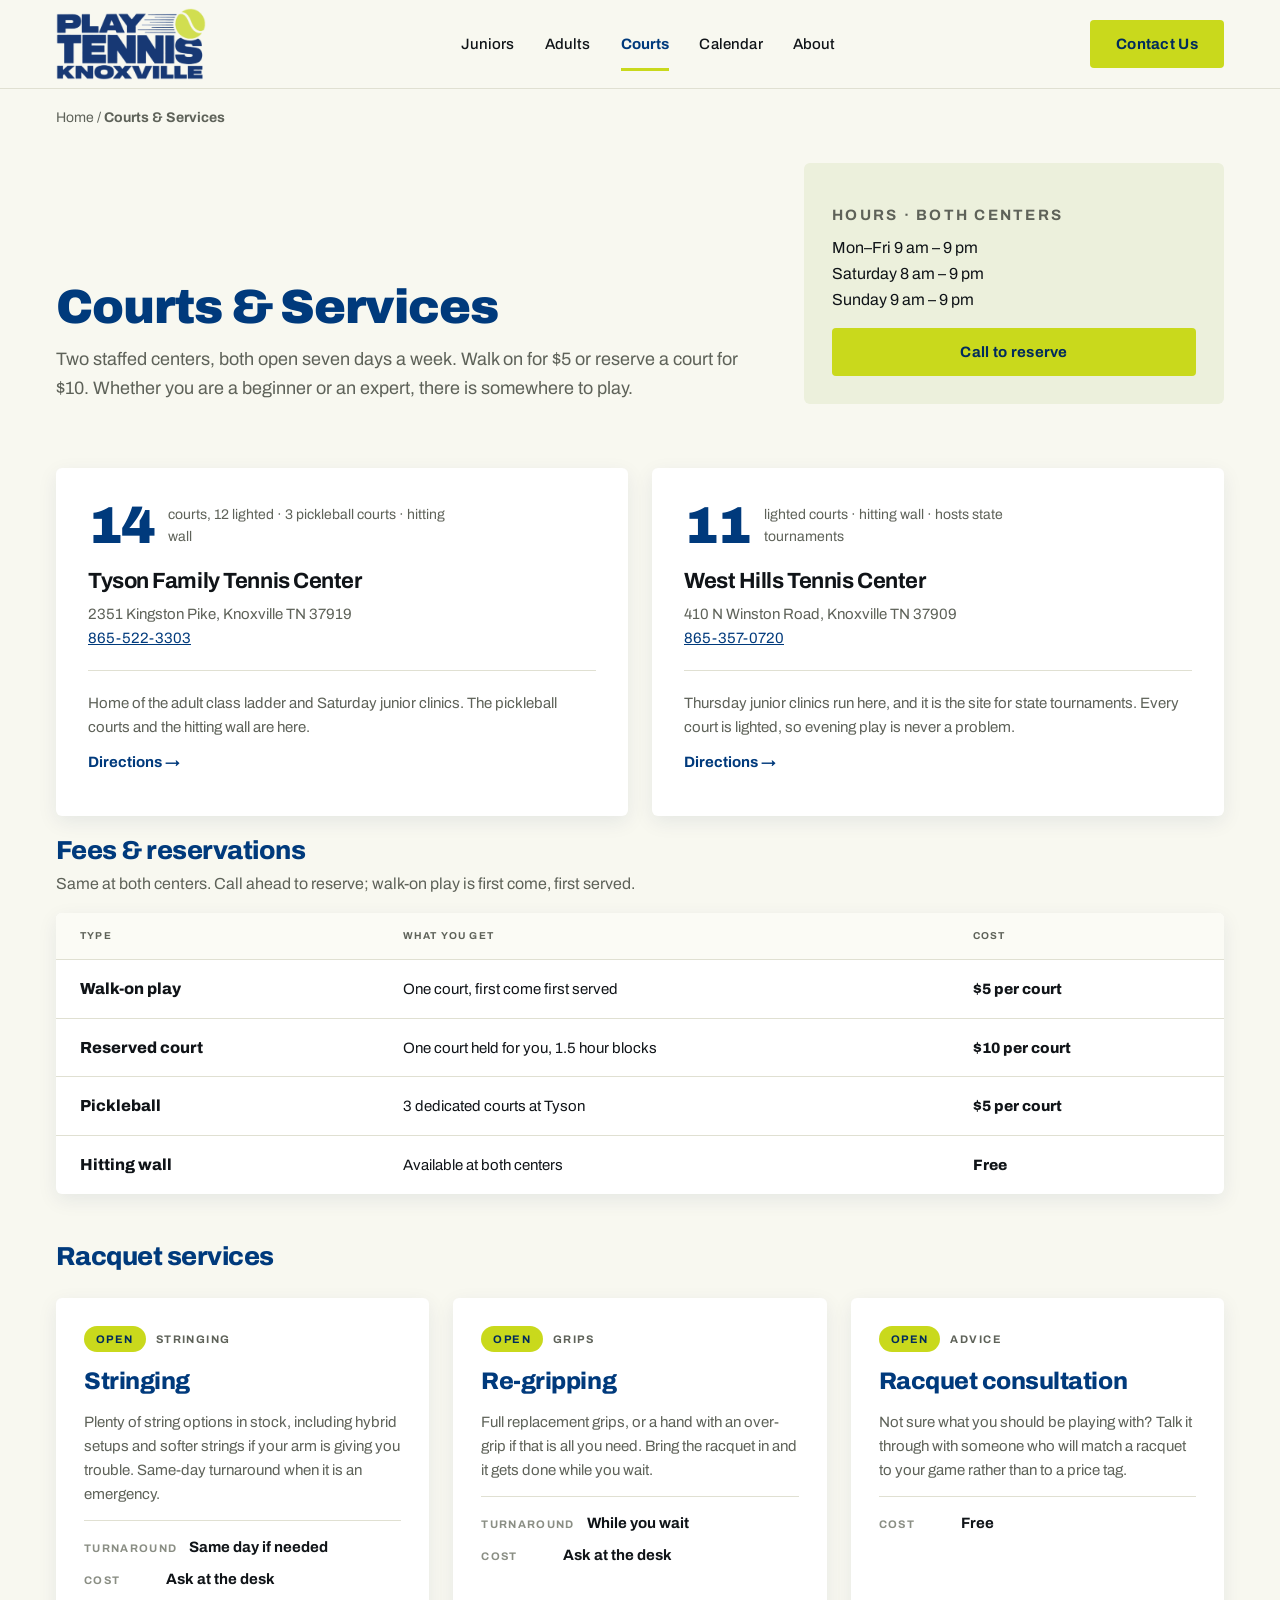
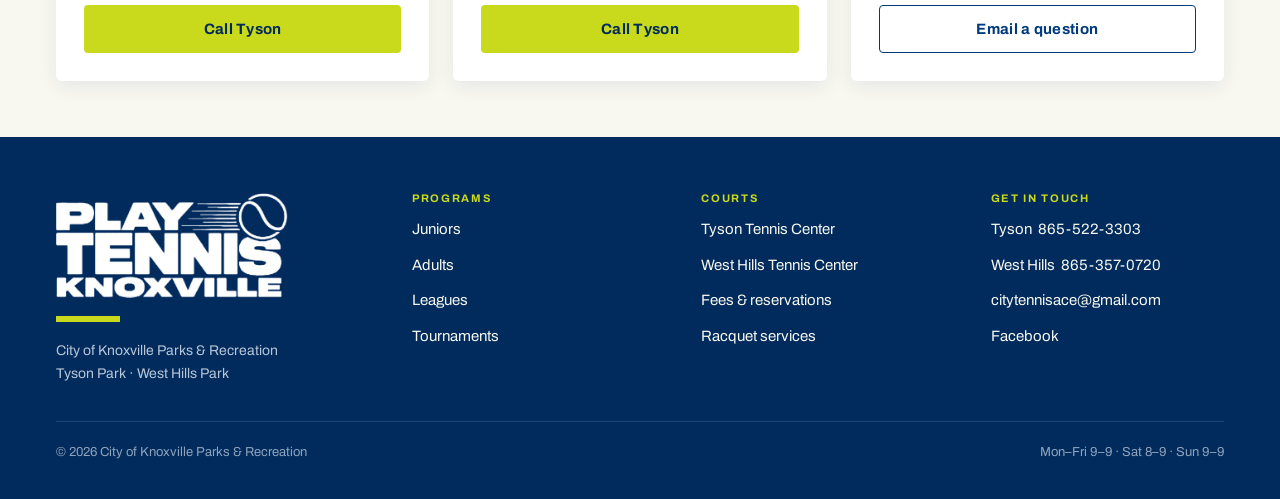
<file: courts.html>
<!doctype html>
<html lang="en">
<head>
<meta charset="utf-8">
<meta name="viewport" content="width=device-width, initial-scale=1">
<title>Courts &amp; Services — Play Tennis Knoxville</title>
<meta name="description" content="53 public tennis courts in Knoxville across two staffed centers. Hours, fees, reservations, pickleball, and racquet stringing at Tyson Park and West Hills.">
<link rel="icon" href="favicon.ico" sizes="any">
<link rel="icon" type="image/png" sizes="32x32" href="assets/favicon-32.png">
<link rel="icon" type="image/png" sizes="16x16" href="assets/favicon-16.png">
<link rel="apple-touch-icon" href="assets/apple-touch-icon.png">
<meta name="theme-color" content="#002B5C">
<link rel="preconnect" href="https://fonts.googleapis.com">
<link rel="preconnect" href="https://fonts.gstatic.com" crossorigin>
<link href="https://fonts.googleapis.com/css2?family=Archivo:wght@400;500;700;800;900&family=Instrument+Serif&display=swap" rel="stylesheet">
<link rel="stylesheet" href="assets/styles.css">
</head>
<body>

<header class="header">
  <div class="wrap header__inner">
    <a class="header__logo" href="index.html"><img src="assets/logo.png" alt="Play Tennis Knoxville"></a>
    <nav class="nav" id="nav">
      <a href="juniors.html">Juniors</a>
      <a href="adults.html">Adults</a>
      <a href="courts.html" aria-current="page">Courts</a>
      <a href="register.html">Calendar</a>
      <a href="about.html">About</a>
    </nav>
    <div class="header__right">
      <div class="connect">
        <button type="button" class="btn connect__btn" id="connectBtn" aria-expanded="false" aria-controls="connectMenu" aria-haspopup="true">Contact Us</button>
        <div class="connect__menu" id="connectMenu" hidden>
          <a href="tel:8655223303">
            <svg viewBox="0 0 16 16" aria-hidden="true"><path d="M3 1.5h2.2l1.1 2.7-1.4 1a8.5 8.5 0 0 0 3.9 3.9l1-1.4 2.7 1.1V11c0 .8-.7 1.5-1.5 1.5A10.5 10.5 0 0 1 1.5 3 1.5 1.5 0 0 1 3 1.5Z"/></svg>
            <span>Call Tyson</span><b>865-522-3303</b>
          </a>
          <a href="tel:8653570720">
            <svg viewBox="0 0 16 16" aria-hidden="true"><path d="M3 1.5h2.2l1.1 2.7-1.4 1a8.5 8.5 0 0 0 3.9 3.9l1-1.4 2.7 1.1V11c0 .8-.7 1.5-1.5 1.5A10.5 10.5 0 0 1 1.5 3 1.5 1.5 0 0 1 3 1.5Z"/></svg>
            <span>Call West Hills</span><b>865-357-0720</b>
          </a>
          <a href="mailto:citytennisace@gmail.com">
            <svg viewBox="0 0 16 16" aria-hidden="true"><path d="M1.5 3.5h13v9h-13z" fill="none" stroke="currentColor" stroke-width="1.4"/><path d="m1.9 4.2 6.1 4.3 6.1-4.3" fill="none" stroke="currentColor" stroke-width="1.4"/></svg>
            <span>Email us</span>
          </a>
          <a href="https://www.facebook.com/Play-Tennis-Knoxville-131443933598285/">
            <svg viewBox="0 0 16 16" aria-hidden="true"><path d="M10.6 16V9.8h2.1l.3-2.4h-2.4V5.8c0-.7.2-1.2 1.2-1.2h1.3V2.5A17 17 0 0 0 11.3 2C9.4 2 8.1 3.2 8.1 5.4v2H6v2.4h2.1V16h2.5Z"/></svg>
            <span>Facebook</span>
          </a>
        </div>
      </div>
      <button class="nav-toggle" id="navToggle" aria-expanded="false" aria-controls="nav" aria-label="Open menu">
        <svg width="20" height="12" viewBox="0 0 20 12" aria-hidden="true"><g stroke="#101418" stroke-width="2" stroke-linecap="round"><path d="M1 1h18"/><path d="M1 6h18"/><path d="M1 11h18"/></g></svg>
      </button>
    </div>
  </div>
</header>

<nav class="wrap crumb" aria-label="Breadcrumb">
  <a href="index.html">Home</a> / <strong>Courts &amp; Services</strong>
</nav>

<section class="wrap pagehead" style="padding-top:20px">
  <div class="pagehead__grid">
    <div>
      <h1 style="font-size:clamp(36px,5vw,48px)">Courts &amp; Services</h1>
      <p class="lede" style="margin-top:14px">Two staffed centers, both open seven days a week. Walk on for $5 or reserve a court for $10. Whether you are a beginner or an expert, there is somewhere to play.</p>
    </div>
    <aside class="note note--tint">
      <p class="label">Hours &middot; both centers</p>
      <p style="color:var(--ink);font-size:16px;margin:8px 0 16px">Mon&ndash;Fri 9 am &ndash; 9 pm<br>Saturday 8 am &ndash; 9 pm<br>Sunday 9 am &ndash; 9 pm</p>
      <a class="btn btn--block" href="tel:8655223303">Call to reserve</a>
    </aside>
  </div>
</section>

<section class="wrap courts" style="padding-bottom:20px">
  <div class="courtgrid">
    <article class="courtcard">
      <div class="courtcard__num"><b>14</b><span>courts, 12 lighted &middot; 3 pickleball courts &middot; hitting wall</span></div>
      <h3>Tyson Family Tennis Center</h3>
      <address>2351 Kingston Pike, Knoxville TN 37919<br><a href="tel:8655223303">865-522-3303</a></address>
      <hr style="margin:20px 0;border:0;border-top:1px solid var(--rule)">
      <p class="lede" style="font-size:15px;margin:0">Home of the adult class ladder and Saturday junior clinics. The pickleball courts and the hitting wall are here.</p>
      <a class="arrow-link" href="https://maps.google.com/?q=2351+Kingston+Pike+Knoxville+TN+37919">Directions &rarr;</a>
    </article>

    <article class="courtcard">
      <div class="courtcard__num"><b>11</b><span>lighted courts &middot; hitting wall &middot; hosts state tournaments</span></div>
      <h3>West Hills Tennis Center</h3>
      <address>410 N Winston Road, Knoxville TN 37909<br><a href="tel:8653570720">865-357-0720</a></address>
      <hr style="margin:20px 0;border:0;border-top:1px solid var(--rule)">
      <p class="lede" style="font-size:15px;margin:0">Thursday junior clinics run here, and it is the site for state tournaments. Every court is lighted, so evening play is never a problem.</p>
      <a class="arrow-link" href="https://maps.google.com/?q=410+N+Winston+Road+Knoxville+TN+37909">Directions &rarr;</a>
    </article>
  </div>
</section>

<section class="wrap" style="padding-bottom:48px">
  <h2 style="font-size:26px">Fees &amp; reservations</h2>
  <p class="lede" style="font-size:16px;margin-top:6px">Same at both centers. Call ahead to reserve; walk-on play is first come, first served.</p>
  <div class="tablewrap">
    <table class="classes">
      <thead>
        <tr>
          <th scope="col">Type</th>
          <th scope="col">What you get</th>
          <th scope="col">Cost</th>
        </tr>
      </thead>
      <tbody>
        <tr>
          <th scope="row">Walk-on play</th>
          <td>One court, first come first served</td>
          <td class="money">$5 per court</td>
        </tr>
        <tr>
          <th scope="row">Reserved court</th>
          <td>One court held for you, 1.5 hour blocks</td>
          <td class="money">$10 per court</td>
        </tr>
        <tr>
          <th scope="row">Pickleball</th>
          <td>3 dedicated courts at Tyson</td>
          <td class="money">$5 per court</td>
        </tr>
        <tr>
          <th scope="row">Hitting wall</th>
          <td>Available at both centers</td>
          <td class="money">Free</td>
        </tr>
      </tbody>
    </table>
  </div>
</section>

<section class="wrap" style="padding-bottom:56px">
  <h2 style="font-size:26px;margin-bottom:22px">Racquet services</h2>
  <div class="cards">
    <article class="card">
      <div class="card__top"><span class="chip">Open</span><span class="card__kind">Stringing</span></div>
      <h3>Stringing</h3>
      <p>Plenty of string options in stock, including hybrid setups and softer strings if your arm is giving you trouble. Same-day turnaround when it is an emergency.</p>
      <hr>
      <dl class="facts">
        <div><dt>Turnaround</dt><dd>Same day if needed</dd></div>
        <div><dt>Cost</dt><dd>Ask at the desk</dd></div>
      </dl>
      <a class="btn btn--block" href="tel:8655223303">Call Tyson</a>
    </article>

    <article class="card">
      <div class="card__top"><span class="chip">Open</span><span class="card__kind">Grips</span></div>
      <h3>Re-gripping</h3>
      <p>Full replacement grips, or a hand with an over-grip if that is all you need. Bring the racquet in and it gets done while you wait.</p>
      <hr>
      <dl class="facts">
        <div><dt>Turnaround</dt><dd>While you wait</dd></div>
        <div><dt>Cost</dt><dd>Ask at the desk</dd></div>
      </dl>
      <a class="btn btn--block" href="tel:8655223303">Call Tyson</a>
    </article>

    <article class="card">
      <div class="card__top"><span class="chip">Open</span><span class="card__kind">Advice</span></div>
      <h3>Racquet consultation</h3>
      <p>Not sure what you should be playing with? Talk it through with someone who will match a racquet to your game rather than to a price tag.</p>
      <hr>
      <dl class="facts">
        <div><dt>Cost</dt><dd>Free</dd></div>
      </dl>
      <a class="btn btn--outline btn--block" href="mailto:citytennisace@gmail.com">Email a question</a>
    </article>
  </div>
</section>

<footer class="footer">
  <div class="wrap">
    <div class="footer__grid">
      <div>
        <img class="footer__logo" src="assets/logo-white.png" alt="Play Tennis Knoxville">
        <span class="dash"></span>
        <p>City of Knoxville Parks &amp; Recreation<br>Tyson Park &middot; West Hills Park</p>
      </div>
      <div>
        <h2>Programs</h2>
        <ul>
          <li><a href="juniors.html">Juniors</a></li>
          <li><a href="adults.html">Adults</a></li>
          <li><a href="adults.html">Leagues</a></li>
          <li><a href="adults.html">Tournaments</a></li>
        </ul>
      </div>
      <div>
        <h2>Courts</h2>
        <ul>
          <li><a href="courts.html">Tyson Tennis Center</a></li>
          <li><a href="courts.html">West Hills Tennis Center</a></li>
          <li><a href="courts.html">Fees &amp; reservations</a></li>
          <li><a href="courts.html">Racquet services</a></li>
        </ul>
      </div>
      <div>
        <h2>Get in touch</h2>
        <ul>
          <li><a href="tel:8655223303">Tyson &nbsp;865-522-3303</a></li>
          <li><a href="tel:8653570720">West Hills &nbsp;865-357-0720</a></li>
          <li><a href="mailto:citytennisace@gmail.com">citytennisace@gmail.com</a></li>
          <li><a href="https://www.facebook.com/Play-Tennis-Knoxville-131443933598285/">Facebook</a></li>
        </ul>
      </div>
    </div>
    <div class="footer__bottom">
      <span>&copy; 2026 City of Knoxville Parks &amp; Recreation</span>
      <span>Mon&ndash;Fri 9&ndash;9 &middot; Sat 8&ndash;9 &middot; Sun 9&ndash;9</span>
    </div>
  </div>
</footer>

<script src="assets/nav.js"></script>
</body>
</html>
</file>
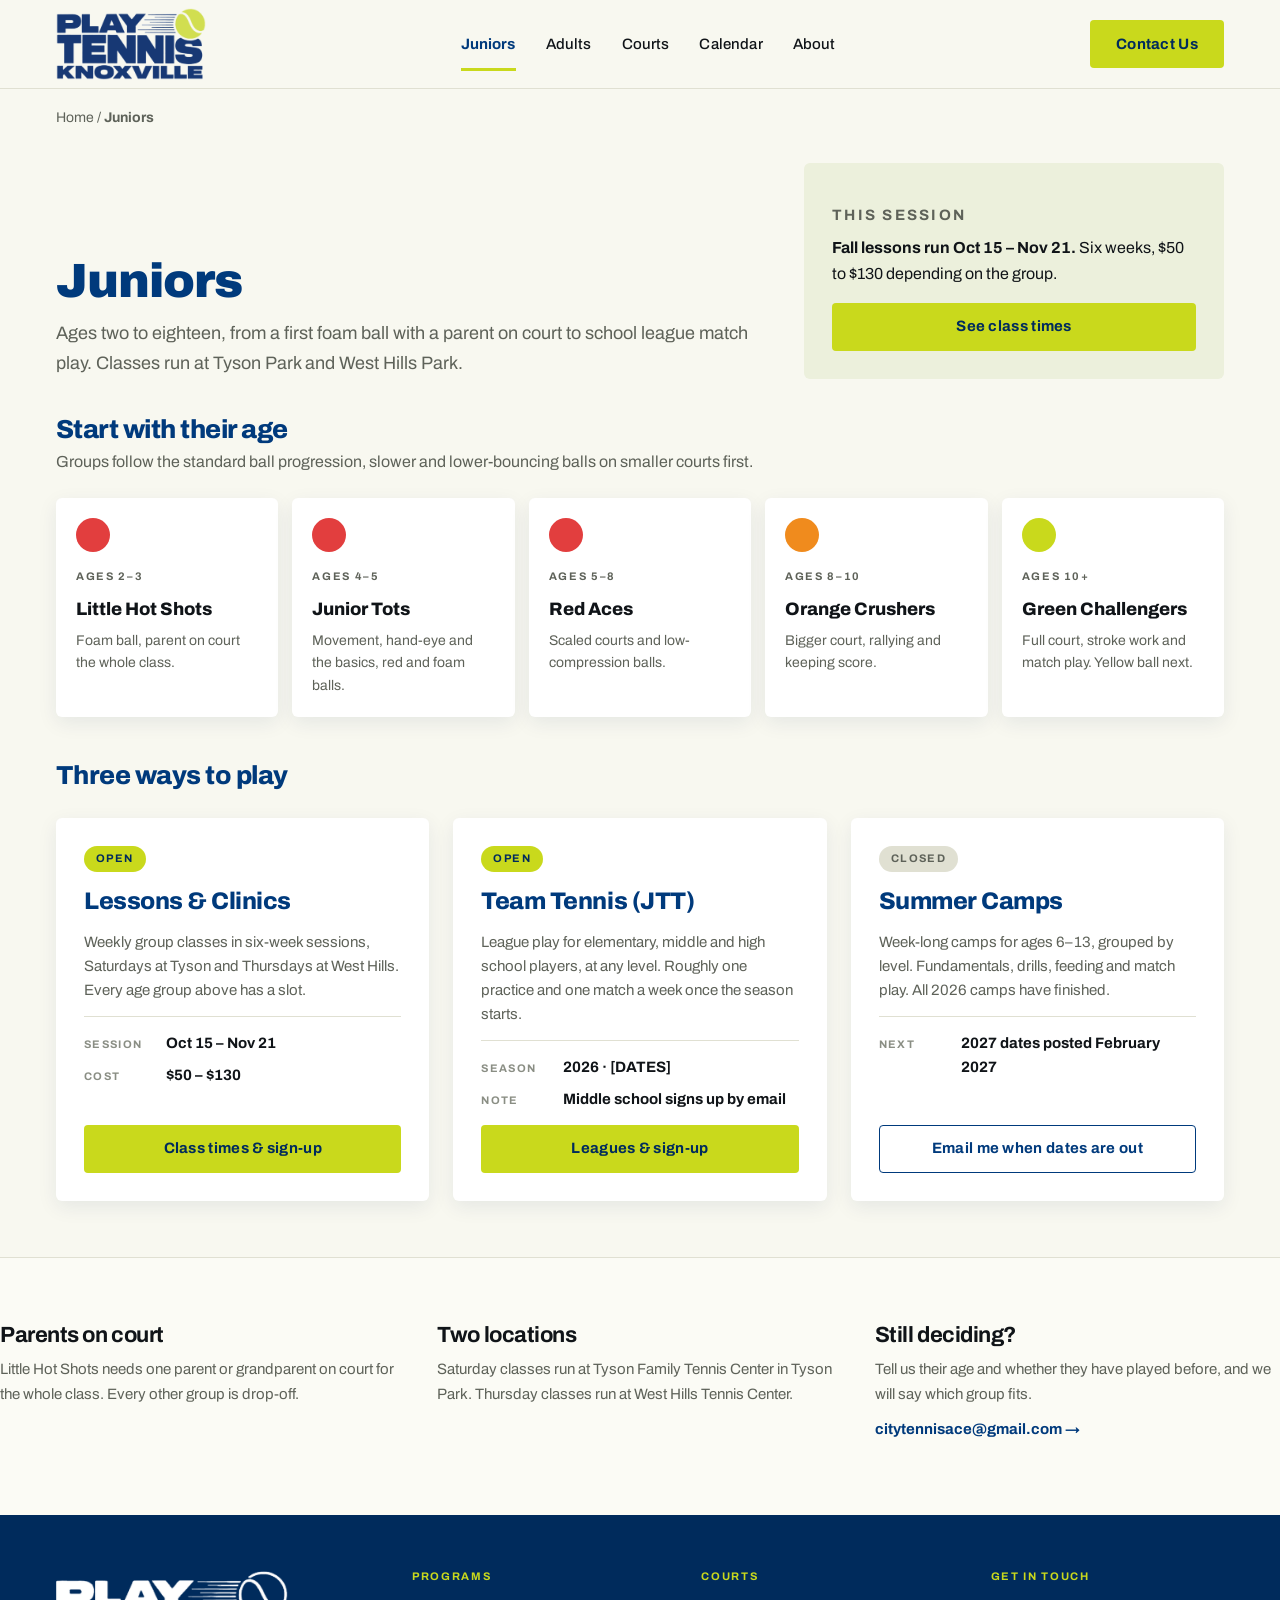
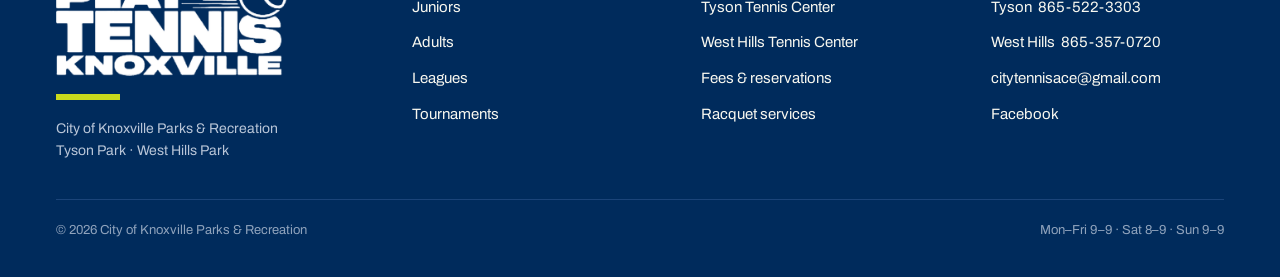
<file: juniors.html>
<!doctype html>
<html lang="en">
<head>
<meta charset="utf-8">
<meta name="viewport" content="width=device-width, initial-scale=1">
<title>Juniors — Play Tennis Knoxville</title>
<meta name="description" content="Junior tennis in Knoxville for ages 2 to 18: lessons and clinics, school team tennis, and summer camps.">
<link rel="icon" href="favicon.ico" sizes="any">
<link rel="icon" type="image/png" sizes="32x32" href="assets/favicon-32.png">
<link rel="icon" type="image/png" sizes="16x16" href="assets/favicon-16.png">
<link rel="apple-touch-icon" href="assets/apple-touch-icon.png">
<meta name="theme-color" content="#002B5C">
<link rel="preconnect" href="https://fonts.googleapis.com">
<link rel="preconnect" href="https://fonts.gstatic.com" crossorigin>
<link href="https://fonts.googleapis.com/css2?family=Archivo:wght@400;500;700;800;900&family=Instrument+Serif&display=swap" rel="stylesheet">
<link rel="stylesheet" href="assets/styles.css">
</head>
<body>

<header class="header">
  <div class="wrap header__inner">
    <a class="header__logo" href="index.html"><img src="assets/logo.png" alt="Play Tennis Knoxville"></a>
    <nav class="nav" id="nav">
      <a href="juniors.html" aria-current="page">Juniors</a>
      <a href="index.html#adults">Adults</a>
      <a href="index.html#courts">Courts</a>
      <a href="register.html">Calendar</a>
      <a href="index.html#about">About</a>
    </nav>
    <div class="header__right">
      <div class="connect">
        <button type="button" class="btn connect__btn" id="connectBtn" aria-expanded="false" aria-controls="connectMenu" aria-haspopup="true">Contact Us</button>
        <div class="connect__menu" id="connectMenu" hidden>
          <a href="tel:8655223303">
            <svg viewBox="0 0 16 16" aria-hidden="true"><path d="M3 1.5h2.2l1.1 2.7-1.4 1a8.5 8.5 0 0 0 3.9 3.9l1-1.4 2.7 1.1V11c0 .8-.7 1.5-1.5 1.5A10.5 10.5 0 0 1 1.5 3 1.5 1.5 0 0 1 3 1.5Z"/></svg>
            <span>Call Tyson</span><b>865-522-3303</b>
          </a>
          <a href="tel:8653570720">
            <svg viewBox="0 0 16 16" aria-hidden="true"><path d="M3 1.5h2.2l1.1 2.7-1.4 1a8.5 8.5 0 0 0 3.9 3.9l1-1.4 2.7 1.1V11c0 .8-.7 1.5-1.5 1.5A10.5 10.5 0 0 1 1.5 3 1.5 1.5 0 0 1 3 1.5Z"/></svg>
            <span>Call West Hills</span><b>865-357-0720</b>
          </a>
          <a href="mailto:citytennisace@gmail.com">
            <svg viewBox="0 0 16 16" aria-hidden="true"><path d="M1.5 3.5h13v9h-13z" fill="none" stroke="currentColor" stroke-width="1.4"/><path d="m1.9 4.2 6.1 4.3 6.1-4.3" fill="none" stroke="currentColor" stroke-width="1.4"/></svg>
            <span>Email us</span>
          </a>
          <a href="https://www.facebook.com/Play-Tennis-Knoxville-131443933598285/">
            <svg viewBox="0 0 16 16" aria-hidden="true"><path d="M10.6 16V9.8h2.1l.3-2.4h-2.4V5.8c0-.7.2-1.2 1.2-1.2h1.3V2.5A17 17 0 0 0 11.3 2C9.4 2 8.1 3.2 8.1 5.4v2H6v2.4h2.1V16h2.5Z"/></svg>
            <span>Facebook</span>
          </a>
        </div>
      </div>
      <button class="nav-toggle" id="navToggle" aria-expanded="false" aria-controls="nav" aria-label="Open menu">
        <svg width="20" height="12" viewBox="0 0 20 12" aria-hidden="true"><g stroke="#101418" stroke-width="2" stroke-linecap="round"><path d="M1 1h18"/><path d="M1 6h18"/><path d="M1 11h18"/></g></svg>
      </button>
    </div>
  </div>
</header>

<nav class="wrap crumb" aria-label="Breadcrumb">
  <a href="index.html">Home</a> / <strong>Juniors</strong>
</nav>

<section class="wrap pagehead" style="padding-top:20px">
  <div class="pagehead__grid">
    <div>
      <h1 style="font-size:clamp(36px,5vw,48px)">Juniors</h1>
      <p class="lede" style="margin-top:14px">Ages two to eighteen, from a first foam ball with a parent on court to school league match play. Classes run at Tyson Park and West Hills Park.</p>
    </div>
    <aside class="note note--tint">
      <p class="label">This session</p>
      <p style="color:var(--ink);font-size:16px;margin:8px 0 16px"><strong>Fall lessons run Oct 15 &ndash; Nov 21.</strong> Six weeks, $50 to $130 depending on the group.</p>
      <a class="btn btn--block" href="program.html">See class times</a>
    </aside>
  </div>
</section>

<section class="wrap" style="padding-bottom:44px">
  <h2 style="font-size:26px">Start with their age</h2>
  <p class="lede" style="font-size:16px;margin-top:6px">Groups follow the standard ball progression, slower and lower-bouncing balls on smaller courts first.</p>
  <div class="ladder">
    <a class="rung" href="program.html"><i style="background:#E23E3E"></i><span class="label">Ages 2&ndash;3</span><b>Little Hot Shots</b><small>Foam ball, parent on court the whole class.</small></a>
    <a class="rung" href="program.html"><i style="background:#E23E3E"></i><span class="label">Ages 4&ndash;5</span><b>Junior Tots</b><small>Movement, hand-eye and the basics, red and foam balls.</small></a>
    <a class="rung" href="program.html"><i style="background:#E23E3E"></i><span class="label">Ages 5&ndash;8</span><b>Red Aces</b><small>Scaled courts and low-compression balls.</small></a>
    <a class="rung" href="program.html"><i style="background:#F08B1D"></i><span class="label">Ages 8&ndash;10</span><b>Orange Crushers</b><small>Bigger court, rallying and keeping score.</small></a>
    <a class="rung" href="program.html"><i style="background:#C9D91C"></i><span class="label">Ages 10+</span><b>Green Challengers</b><small>Full court, stroke work and match play. Yellow ball next.</small></a>
  </div>
</section>

<section class="wrap" style="padding-bottom:56px">
  <h2 style="font-size:26px;margin-bottom:22px">Three ways to play</h2>
  <div class="cards">
    <article class="card">
      <div class="card__top"><span class="chip">Open</span></div>
      <h3>Lessons &amp; Clinics</h3>
      <p>Weekly group classes in six-week sessions, Saturdays at Tyson and Thursdays at West Hills. Every age group above has a slot.</p>
      <hr>
      <dl class="facts">
        <div><dt>Session</dt><dd>Oct 15 &ndash; Nov 21</dd></div>
        <div><dt>Cost</dt><dd>$50 &ndash; $130</dd></div>
      </dl>
      <a class="btn btn--block" href="program.html">Class times &amp; sign-up</a>
    </article>

    <article class="card">
      <div class="card__top"><span class="chip">Open</span></div>
      <h3>Team Tennis (JTT)</h3>
      <p>League play for elementary, middle and high school players, at any level. Roughly one practice and one match a week once the season starts.</p>
      <hr>
      <dl class="facts">
        <div><dt>Season</dt><dd>2026 &middot; [DATES]</dd></div>
        <div><dt>Note</dt><dd>Middle school signs up by email</dd></div>
      </dl>
      <a class="btn btn--block" href="register.html">Leagues &amp; sign-up</a>
    </article>

    <article class="card">
      <div class="card__top"><span class="chip chip--closed">Closed</span></div>
      <h3>Summer Camps</h3>
      <p>Week-long camps for ages 6&ndash;13, grouped by level. Fundamentals, drills, feeding and match play. All 2026 camps have finished.</p>
      <hr>
      <dl class="facts">
        <div><dt>Next</dt><dd>2027 dates posted February 2027</dd></div>
      </dl>
      <a class="btn btn--outline btn--block" href="mailto:citytennisace@gmail.com">Email me when dates are out</a>
    </article>
  </div>
</section>

<section class="quote" style="background:#FBFBF5;border-top:1px solid var(--rule)">
  <div class="wrap split" style="padding:0;gap:32px;grid-template-columns:repeat(3,1fr)">
    <div>
      <h3>Parents on court</h3>
      <p class="lede" style="font-size:15px;margin-top:8px">Little Hot Shots needs one parent or grandparent on court for the whole class. Every other group is drop-off.</p>
    </div>
    <div style="border:0;padding:0">
      <h3>Two locations</h3>
      <p class="lede" style="font-size:15px;margin-top:8px">Saturday classes run at Tyson Family Tennis Center in Tyson Park. Thursday classes run at West Hills Tennis Center.</p>
    </div>
    <div style="border:0;padding:0">
      <h3>Still deciding?</h3>
      <p class="lede" style="font-size:15px;margin-top:8px">Tell us their age and whether they have played before, and we will say which group fits.</p>
      <a class="arrow-link" href="mailto:citytennisace@gmail.com">citytennisace@gmail.com &rarr;</a>
    </div>
  </div>
</section>

<footer class="footer">
  <div class="wrap">
    <div class="footer__grid">
      <div>
        <img class="footer__logo" src="assets/logo-white.png" alt="Play Tennis Knoxville">
        <span class="dash"></span>
        <p>City of Knoxville Parks &amp; Recreation<br>Tyson Park &middot; West Hills Park</p>
      </div>
      <div>
        <h2>Programs</h2>
        <ul>
          <li><a href="juniors.html">Juniors</a></li>
          <li><a href="index.html#adults">Adults</a></li>
          <li><a href="register.html">Leagues</a></li>
          <li><a href="register.html">Tournaments</a></li>
        </ul>
      </div>
      <div>
        <h2>Courts</h2>
        <ul>
          <li><a href="index.html#courts">Tyson Tennis Center</a></li>
          <li><a href="index.html#courts">West Hills Tennis Center</a></li>
          <li><a href="index.html#courts">Fees &amp; reservations</a></li>
          <li><a href="index.html#courts">Racquet services</a></li>
        </ul>
      </div>
      <div>
        <h2>Get in touch</h2>
        <ul>
          <li><a href="tel:8655223303">Tyson &nbsp;865-522-3303</a></li>
          <li><a href="tel:8653570720">West Hills &nbsp;865-357-0720</a></li>
          <li><a href="mailto:citytennisace@gmail.com">citytennisace@gmail.com</a></li>
          <li><a href="https://www.facebook.com/Play-Tennis-Knoxville-131443933598285/">Facebook</a></li>
        </ul>
      </div>
    </div>
    <div class="footer__bottom">
      <span>&copy; 2026 City of Knoxville Parks &amp; Recreation</span>
      <span>Mon&ndash;Fri 9&ndash;9 &middot; Sat 8&ndash;9 &middot; Sun 9&ndash;9</span>
    </div>
  </div>
</footer>

<script src="assets/nav.js"></script>
</body>
</html>
</file>
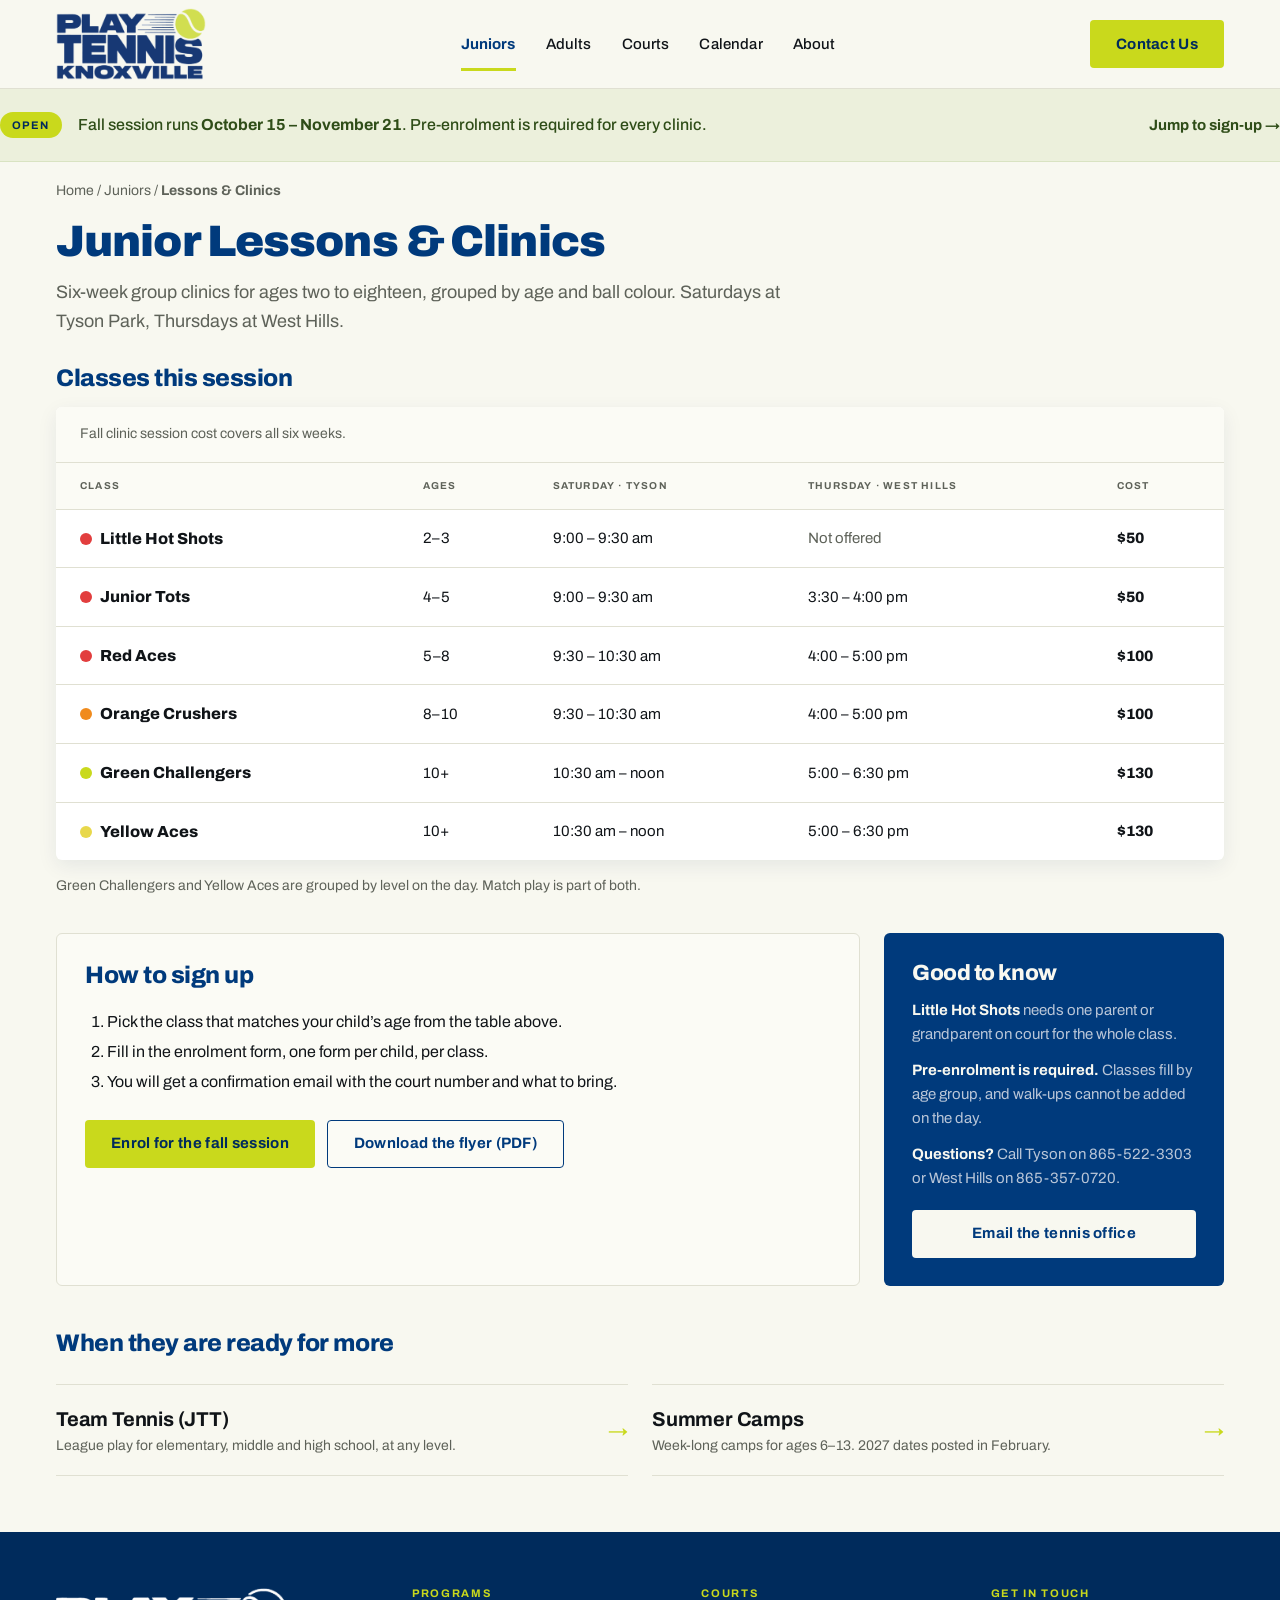
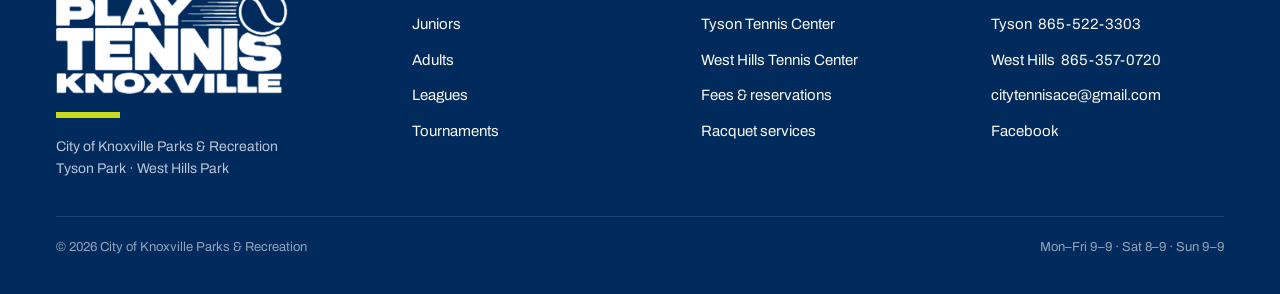
<file: program.html>
<!doctype html>
<html lang="en">
<head>
<meta charset="utf-8">
<meta name="viewport" content="width=device-width, initial-scale=1">
<title>Junior Lessons &amp; Clinics — Play Tennis Knoxville</title>
<meta name="description" content="Six-week junior tennis clinics for ages 2 to 18 at Tyson Park and West Hills. Class times, ages and costs.">
<link rel="icon" href="favicon.ico" sizes="any">
<link rel="icon" type="image/png" sizes="32x32" href="assets/favicon-32.png">
<link rel="icon" type="image/png" sizes="16x16" href="assets/favicon-16.png">
<link rel="apple-touch-icon" href="assets/apple-touch-icon.png">
<meta name="theme-color" content="#002B5C">
<link rel="preconnect" href="https://fonts.googleapis.com">
<link rel="preconnect" href="https://fonts.gstatic.com" crossorigin>
<link href="https://fonts.googleapis.com/css2?family=Archivo:wght@400;500;700;800;900&family=Instrument+Serif&display=swap" rel="stylesheet">
<link rel="stylesheet" href="assets/styles.css">
</head>
<body>

<header class="header">
  <div class="wrap header__inner">
    <a class="header__logo" href="index.html"><img src="assets/logo.png" alt="Play Tennis Knoxville"></a>
    <nav class="nav" id="nav">
      <a href="juniors.html" aria-current="page">Juniors</a>
      <a href="adults.html">Adults</a>
      <a href="courts.html">Courts</a>
      <a href="register.html">Calendar</a>
      <a href="about.html">About</a>
    </nav>
    <div class="header__right">
      <div class="connect">
        <button type="button" class="btn connect__btn" id="connectBtn" aria-expanded="false" aria-controls="connectMenu" aria-haspopup="true">Contact Us</button>
        <div class="connect__menu" id="connectMenu" hidden>
          <a href="tel:8655223303">
            <svg viewBox="0 0 16 16" aria-hidden="true"><path d="M3 1.5h2.2l1.1 2.7-1.4 1a8.5 8.5 0 0 0 3.9 3.9l1-1.4 2.7 1.1V11c0 .8-.7 1.5-1.5 1.5A10.5 10.5 0 0 1 1.5 3 1.5 1.5 0 0 1 3 1.5Z"/></svg>
            <span>Call Tyson</span><b>865-522-3303</b>
          </a>
          <a href="tel:8653570720">
            <svg viewBox="0 0 16 16" aria-hidden="true"><path d="M3 1.5h2.2l1.1 2.7-1.4 1a8.5 8.5 0 0 0 3.9 3.9l1-1.4 2.7 1.1V11c0 .8-.7 1.5-1.5 1.5A10.5 10.5 0 0 1 1.5 3 1.5 1.5 0 0 1 3 1.5Z"/></svg>
            <span>Call West Hills</span><b>865-357-0720</b>
          </a>
          <a href="mailto:citytennisace@gmail.com">
            <svg viewBox="0 0 16 16" aria-hidden="true"><path d="M1.5 3.5h13v9h-13z" fill="none" stroke="currentColor" stroke-width="1.4"/><path d="m1.9 4.2 6.1 4.3 6.1-4.3" fill="none" stroke="currentColor" stroke-width="1.4"/></svg>
            <span>Email us</span>
          </a>
          <a href="https://www.facebook.com/Play-Tennis-Knoxville-131443933598285/">
            <svg viewBox="0 0 16 16" aria-hidden="true"><path d="M10.6 16V9.8h2.1l.3-2.4h-2.4V5.8c0-.7.2-1.2 1.2-1.2h1.3V2.5A17 17 0 0 0 11.3 2C9.4 2 8.1 3.2 8.1 5.4v2H6v2.4h2.1V16h2.5Z"/></svg>
            <span>Facebook</span>
          </a>
        </div>
      </div>
      <button class="nav-toggle" id="navToggle" aria-expanded="false" aria-controls="nav" aria-label="Open menu">
        <svg width="20" height="12" viewBox="0 0 20 12" aria-hidden="true"><g stroke="#101418" stroke-width="2" stroke-linecap="round"><path d="M1 1h18"/><path d="M1 6h18"/><path d="M1 11h18"/></g></svg>
      </button>
    </div>
  </div>
</header>

<div class="banner">
  <div class="wrap banner__inner">
    <span class="chip">Open</span>
    <p>Fall session runs <strong>October 15 &ndash; November 21</strong>. Pre-enrolment is required for every clinic.</p>
    <a class="arrow-link" href="#signup" style="margin-left:auto;color:#2F4D18">Jump to sign-up &rarr;</a>
  </div>
</div>

<nav class="wrap crumb" aria-label="Breadcrumb">
  <a href="index.html">Home</a> / <a href="juniors.html">Juniors</a> / <strong>Lessons &amp; Clinics</strong>
</nav>

<section class="wrap pagehead" style="padding-top:18px;padding-bottom:28px">
  <h1 style="font-size:clamp(34px,4.6vw,44px)">Junior Lessons &amp; Clinics</h1>
  <p class="lede" style="margin-top:14px;max-width:740px">Six-week group clinics for ages two to eighteen, grouped by age and ball colour. Saturdays at Tyson Park, Thursdays at West Hills.</p>
</section>

<section class="wrap" style="padding-bottom:36px">
  <h2 style="font-size:24px">Classes this session</h2>
  <div class="tablewrap">
    <table class="classes">
      <caption>Fall clinic session cost covers all six weeks.</caption>
      <thead>
        <tr>
          <th scope="col">Class</th>
          <th scope="col">Ages</th>
          <th scope="col">Saturday &middot; Tyson</th>
          <th scope="col">Thursday &middot; West Hills</th>
          <th scope="col">Cost</th>
        </tr>
      </thead>
      <tbody>
        <tr>
          <th scope="row"><span class="dot" style="background:#E23E3E"></span>Little Hot Shots</th>
          <td>2&ndash;3</td><td>9:00 &ndash; 9:30 am</td><td style="color:var(--muted)">Not offered</td><td class="money">$50</td>
        </tr>
        <tr>
          <th scope="row"><span class="dot" style="background:#E23E3E"></span>Junior Tots</th>
          <td>4&ndash;5</td><td>9:00 &ndash; 9:30 am</td><td>3:30 &ndash; 4:00 pm</td><td class="money">$50</td>
        </tr>
        <tr>
          <th scope="row"><span class="dot" style="background:#E23E3E"></span>Red Aces</th>
          <td>5&ndash;8</td><td>9:30 &ndash; 10:30 am</td><td>4:00 &ndash; 5:00 pm</td><td class="money">$100</td>
        </tr>
        <tr>
          <th scope="row"><span class="dot" style="background:#F08B1D"></span>Orange Crushers</th>
          <td>8&ndash;10</td><td>9:30 &ndash; 10:30 am</td><td>4:00 &ndash; 5:00 pm</td><td class="money">$100</td>
        </tr>
        <tr>
          <th scope="row"><span class="dot" style="background:#C9D91C"></span>Green Challengers</th>
          <td>10+</td><td>10:30 am &ndash; noon</td><td>5:00 &ndash; 6:30 pm</td><td class="money">$130</td>
        </tr>
        <tr>
          <th scope="row"><span class="dot" style="background:#E8D84B"></span>Yellow Aces</th>
          <td>10+</td><td>10:30 am &ndash; noon</td><td>5:00 &ndash; 6:30 pm</td><td class="money">$130</td>
        </tr>
      </tbody>
    </table>
  </div>
  <p class="lede" style="font-size:14px;margin-top:14px">Green Challengers and Yellow Aces are grouped by level on the day. Match play is part of both.</p>
</section>

<section class="wrap howto" id="signup">
  <div class="howto__main">
    <h2 style="font-size:24px">How to sign up</h2>
    <ol>
      <li>Pick the class that matches your child&rsquo;s age from the table above.</li>
      <li>Fill in the enrolment form, one form per child, per class.</li>
      <li>You will get a confirmation email with the court number and what to bring.</li>
    </ol>
    <div class="btnrow">
      <a class="btn" href="#">Enrol for the fall session</a>
      <a class="btn btn--outline" href="https://canva.link/6se5jmydib6djgk">Download the flyer (PDF)</a>
    </div>
  </div>
  <aside class="howto__aside">
    <h2>Good to know</h2>
    <p><strong>Little Hot Shots</strong> needs one parent or grandparent on court for the whole class.</p>
    <p><strong>Pre-enrolment is required.</strong> Classes fill by age group, and walk-ups cannot be added on the day.</p>
    <p><strong>Questions?</strong> Call Tyson on 865-522-3303 or West Hills on 865-357-0720.</p>
    <a class="btn btn--light btn--block" href="mailto:citytennisace@gmail.com">Email the tennis office</a>
  </aside>
</section>

<section class="wrap" style="padding-bottom:56px">
  <h2 style="font-size:24px;margin-bottom:16px">When they are ready for more</h2>
  <div class="courtgrid">
    <a class="linkrow" href="juniors.html" style="border-top:1px solid var(--rule)">
      <span><b>Team Tennis (JTT)</b><small>League play for elementary, middle and high school, at any level.</small></span>
      <span aria-hidden="true">&rarr;</span>
    </a>
    <a class="linkrow" href="juniors.html" style="border-top:1px solid var(--rule)">
      <span><b>Summer Camps</b><small>Week-long camps for ages 6&ndash;13. 2027 dates posted in February.</small></span>
      <span aria-hidden="true">&rarr;</span>
    </a>
  </div>
</section>

<footer class="footer">
  <div class="wrap">
    <div class="footer__grid">
      <div>
        <img class="footer__logo" src="assets/logo-white.png" alt="Play Tennis Knoxville">
        <span class="dash"></span>
        <p>City of Knoxville Parks &amp; Recreation<br>Tyson Park &middot; West Hills Park</p>
      </div>
      <div>
        <h2>Programs</h2>
        <ul>
          <li><a href="juniors.html">Juniors</a></li>
          <li><a href="adults.html">Adults</a></li>
          <li><a href="adults.html">Leagues</a></li>
          <li><a href="adults.html">Tournaments</a></li>
        </ul>
      </div>
      <div>
        <h2>Courts</h2>
        <ul>
          <li><a href="courts.html">Tyson Tennis Center</a></li>
          <li><a href="courts.html">West Hills Tennis Center</a></li>
          <li><a href="courts.html">Fees &amp; reservations</a></li>
          <li><a href="courts.html">Racquet services</a></li>
        </ul>
      </div>
      <div>
        <h2>Get in touch</h2>
        <ul>
          <li><a href="tel:8655223303">Tyson &nbsp;865-522-3303</a></li>
          <li><a href="tel:8653570720">West Hills &nbsp;865-357-0720</a></li>
          <li><a href="mailto:citytennisace@gmail.com">citytennisace@gmail.com</a></li>
          <li><a href="https://www.facebook.com/Play-Tennis-Knoxville-131443933598285/">Facebook</a></li>
        </ul>
      </div>
    </div>
    <div class="footer__bottom">
      <span>&copy; 2026 City of Knoxville Parks &amp; Recreation</span>
      <span>Mon&ndash;Fri 9&ndash;9 &middot; Sat 8&ndash;9 &middot; Sun 9&ndash;9</span>
    </div>
  </div>
</footer>

<script src="assets/nav.js"></script>
</body>
</html>
</file>
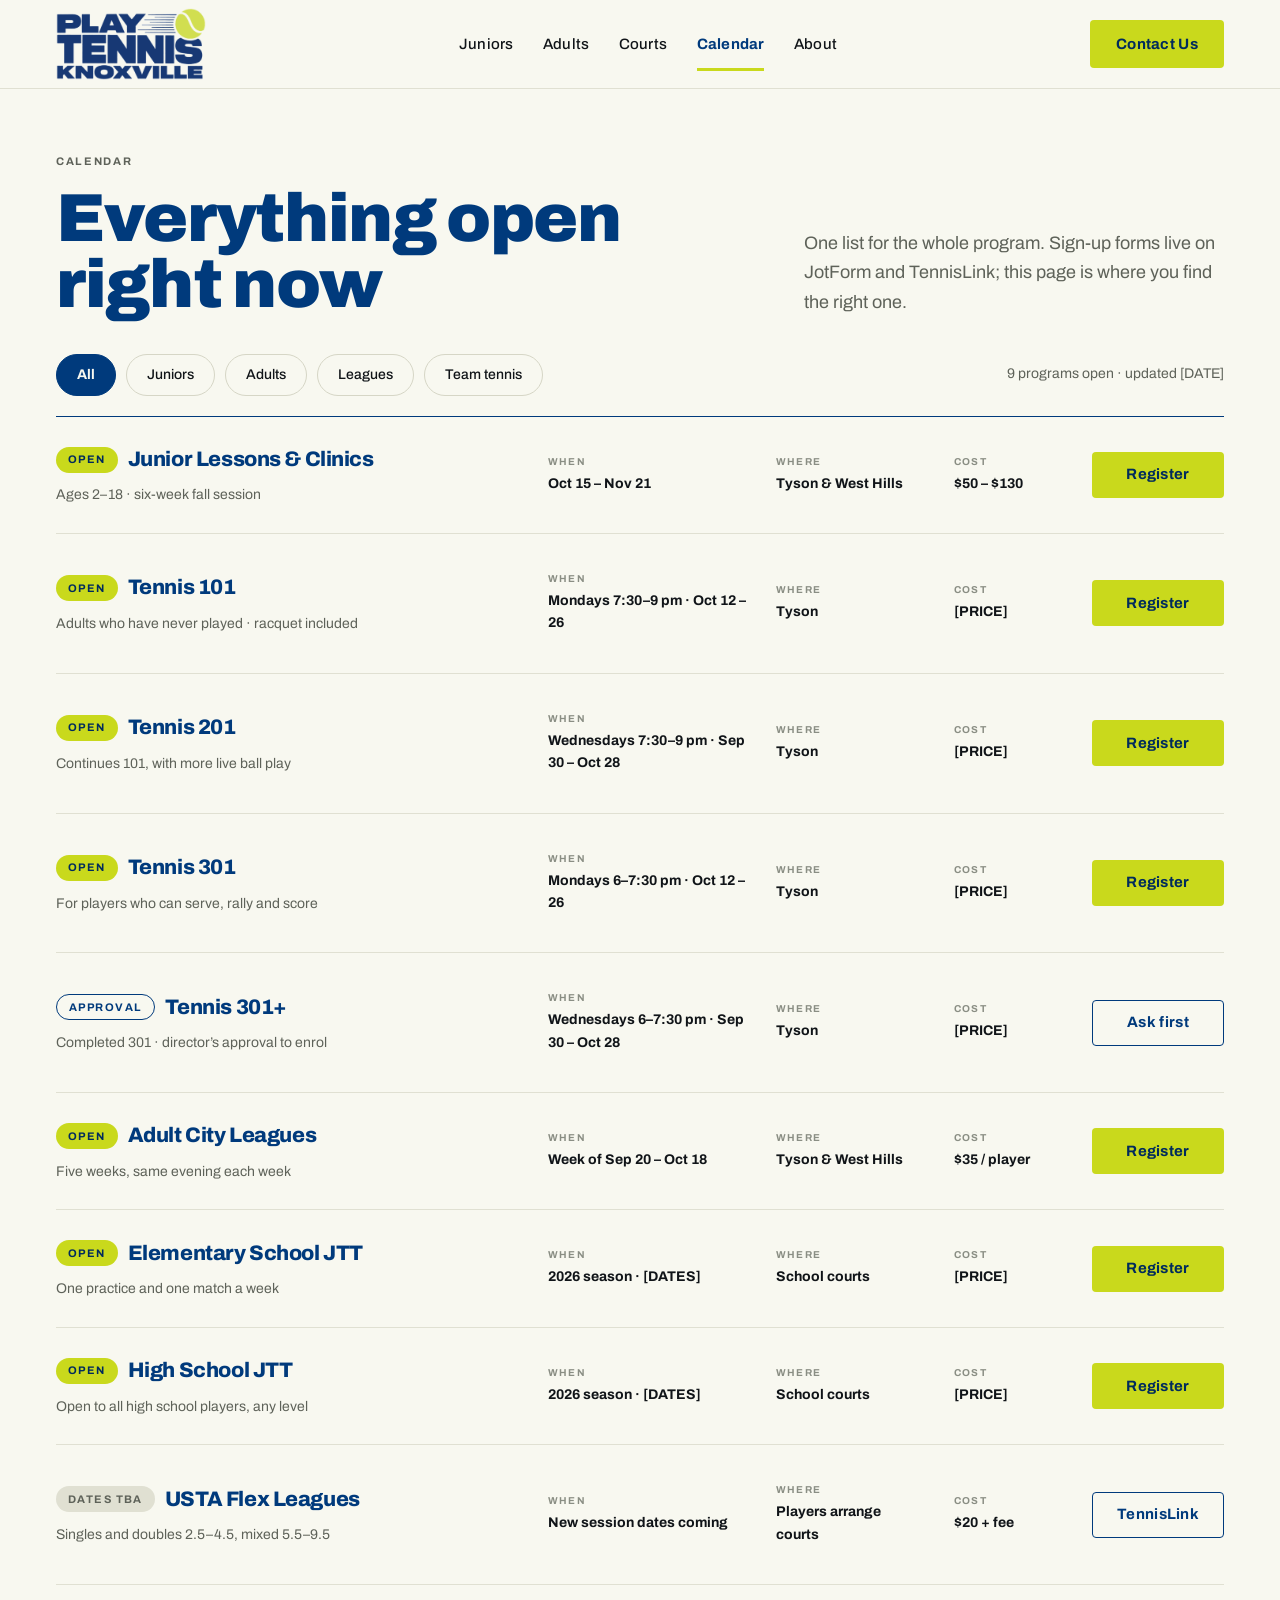
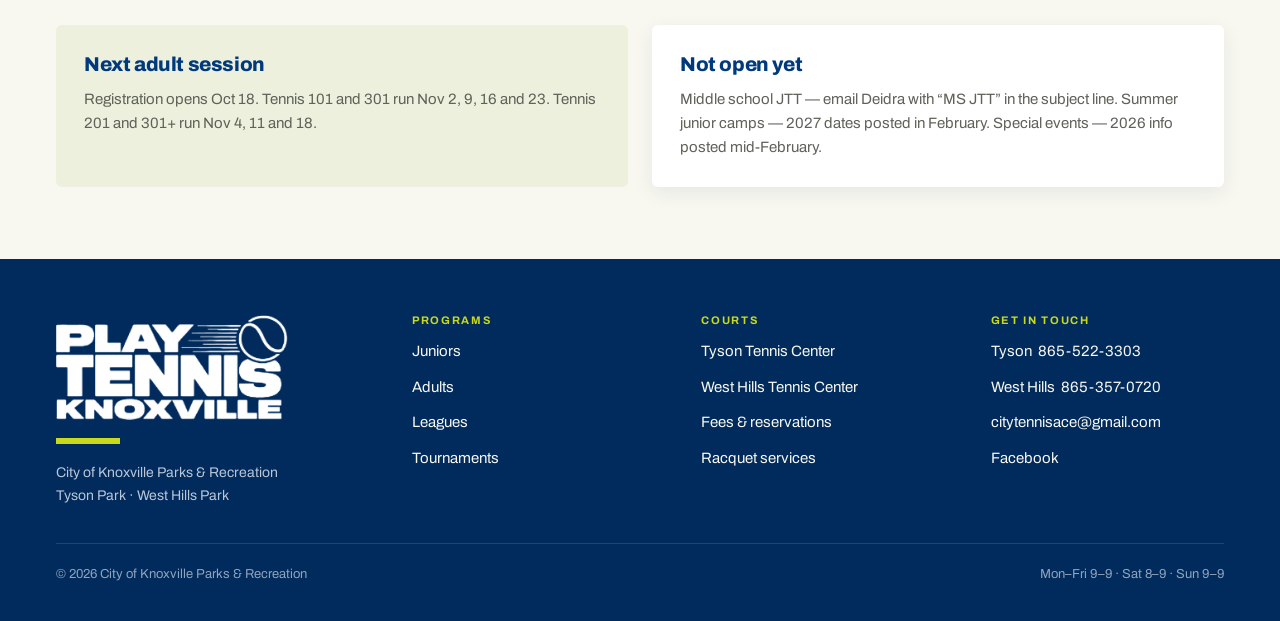
<file: register.html>
<!doctype html>
<html lang="en">
<head>
<meta charset="utf-8">
<meta name="viewport" content="width=device-width, initial-scale=1">
<title>Register — Play Tennis Knoxville</title>
<meta name="description" content="Every Play Tennis Knoxville program open for registration right now, in one list.">
<link rel="icon" href="favicon.ico" sizes="any">
<link rel="icon" type="image/png" sizes="32x32" href="assets/favicon-32.png">
<link rel="icon" type="image/png" sizes="16x16" href="assets/favicon-16.png">
<link rel="apple-touch-icon" href="assets/apple-touch-icon.png">
<meta name="theme-color" content="#002B5C">
<link rel="preconnect" href="https://fonts.googleapis.com">
<link rel="preconnect" href="https://fonts.gstatic.com" crossorigin>
<link href="https://fonts.googleapis.com/css2?family=Archivo:wght@400;500;700;800;900&family=Instrument+Serif&display=swap" rel="stylesheet">
<link rel="stylesheet" href="assets/styles.css">
</head>
<body>

<header class="header">
  <div class="wrap header__inner">
    <a class="header__logo" href="index.html"><img src="assets/logo.png" alt="Play Tennis Knoxville"></a>
    <nav class="nav" id="nav">
      <a href="juniors.html">Juniors</a>
      <a href="adults.html">Adults</a>
      <a href="courts.html">Courts</a>
      <a href="register.html" aria-current="page">Calendar</a>
      <a href="about.html">About</a>
    </nav>
    <div class="header__right">
      <div class="connect">
        <button type="button" class="btn connect__btn" id="connectBtn" aria-expanded="false" aria-controls="connectMenu" aria-haspopup="true">Contact Us</button>
        <div class="connect__menu" id="connectMenu" hidden>
          <a href="tel:8655223303">
            <svg viewBox="0 0 16 16" aria-hidden="true"><path d="M3 1.5h2.2l1.1 2.7-1.4 1a8.5 8.5 0 0 0 3.9 3.9l1-1.4 2.7 1.1V11c0 .8-.7 1.5-1.5 1.5A10.5 10.5 0 0 1 1.5 3 1.5 1.5 0 0 1 3 1.5Z"/></svg>
            <span>Call Tyson</span><b>865-522-3303</b>
          </a>
          <a href="tel:8653570720">
            <svg viewBox="0 0 16 16" aria-hidden="true"><path d="M3 1.5h2.2l1.1 2.7-1.4 1a8.5 8.5 0 0 0 3.9 3.9l1-1.4 2.7 1.1V11c0 .8-.7 1.5-1.5 1.5A10.5 10.5 0 0 1 1.5 3 1.5 1.5 0 0 1 3 1.5Z"/></svg>
            <span>Call West Hills</span><b>865-357-0720</b>
          </a>
          <a href="mailto:citytennisace@gmail.com">
            <svg viewBox="0 0 16 16" aria-hidden="true"><path d="M1.5 3.5h13v9h-13z" fill="none" stroke="currentColor" stroke-width="1.4"/><path d="m1.9 4.2 6.1 4.3 6.1-4.3" fill="none" stroke="currentColor" stroke-width="1.4"/></svg>
            <span>Email us</span>
          </a>
          <a href="https://www.facebook.com/Play-Tennis-Knoxville-131443933598285/">
            <svg viewBox="0 0 16 16" aria-hidden="true"><path d="M10.6 16V9.8h2.1l.3-2.4h-2.4V5.8c0-.7.2-1.2 1.2-1.2h1.3V2.5A17 17 0 0 0 11.3 2C9.4 2 8.1 3.2 8.1 5.4v2H6v2.4h2.1V16h2.5Z"/></svg>
            <span>Facebook</span>
          </a>
        </div>
      </div>
      <button class="nav-toggle" id="navToggle" aria-expanded="false" aria-controls="nav" aria-label="Open menu">
        <svg width="20" height="12" viewBox="0 0 20 12" aria-hidden="true"><g stroke="#101418" stroke-width="2" stroke-linecap="round"><path d="M1 1h18"/><path d="M1 6h18"/><path d="M1 11h18"/></g></svg>
      </button>
    </div>
  </div>
</header>

<section class="wrap pagehead">
  <p class="label">Calendar</p>
  <div class="pagehead__grid">
    <h1>Everything open<br>right now</h1>
    <p class="lede">One list for the whole program. Sign-up forms live on JotForm and TennisLink; this page is where you find the right one.</p>
  </div>
</section>

<div class="wrap filters">
  <button class="filter" data-filter="all" aria-pressed="true">All</button>
  <button class="filter" data-filter="juniors" aria-pressed="false">Juniors</button>
  <button class="filter" data-filter="adults" aria-pressed="false">Adults</button>
  <button class="filter" data-filter="leagues" aria-pressed="false">Leagues</button>
  <button class="filter" data-filter="jtt" aria-pressed="false">Team tennis</button>
  <span class="count">9 programs open &middot; updated [DATE]</span>
</div>

<div class="wrap">
  <div class="proglist">

    <article class="progrow" data-kind="juniors">
      <div>
        <div class="progrow__name"><span class="chip">Open</span><b>Junior Lessons &amp; Clinics</b></div>
        <p class="progrow__desc">Ages 2&ndash;18 &middot; six-week fall session</p>
      </div>
      <dl><dt>When</dt><dd>Oct 15 &ndash; Nov 21</dd></dl>
      <dl><dt>Where</dt><dd>Tyson &amp; West Hills</dd></dl>
      <dl><dt>Cost</dt><dd>$50 &ndash; $130</dd></dl>
      <a class="btn" href="program.html">Register</a>
    </article>

    <article class="progrow" data-kind="adults">
      <div>
        <div class="progrow__name"><span class="chip">Open</span><b>Tennis 101</b></div>
        <p class="progrow__desc">Adults who have never played &middot; racquet included</p>
      </div>
      <dl><dt>When</dt><dd>Mondays 7:30&ndash;9 pm &middot; Oct 12 &ndash; 26</dd></dl>
      <dl><dt>Where</dt><dd>Tyson</dd></dl>
      <dl><dt>Cost</dt><dd>[PRICE]</dd></dl>
      <a class="btn" href="#">Register</a>
    </article>

    <article class="progrow" data-kind="adults">
      <div>
        <div class="progrow__name"><span class="chip">Open</span><b>Tennis 201</b></div>
        <p class="progrow__desc">Continues 101, with more live ball play</p>
      </div>
      <dl><dt>When</dt><dd>Wednesdays 7:30&ndash;9 pm &middot; Sep 30 &ndash; Oct 28</dd></dl>
      <dl><dt>Where</dt><dd>Tyson</dd></dl>
      <dl><dt>Cost</dt><dd>[PRICE]</dd></dl>
      <a class="btn" href="#">Register</a>
    </article>

    <article class="progrow" data-kind="adults">
      <div>
        <div class="progrow__name"><span class="chip">Open</span><b>Tennis 301</b></div>
        <p class="progrow__desc">For players who can serve, rally and score</p>
      </div>
      <dl><dt>When</dt><dd>Mondays 6&ndash;7:30 pm &middot; Oct 12 &ndash; 26</dd></dl>
      <dl><dt>Where</dt><dd>Tyson</dd></dl>
      <dl><dt>Cost</dt><dd>[PRICE]</dd></dl>
      <a class="btn" href="#">Register</a>
    </article>

    <article class="progrow" data-kind="adults">
      <div>
        <div class="progrow__name"><span class="chip chip--approval">Approval</span><b>Tennis 301+</b></div>
        <p class="progrow__desc">Completed 301 &middot; director&rsquo;s approval to enrol</p>
      </div>
      <dl><dt>When</dt><dd>Wednesdays 6&ndash;7:30 pm &middot; Sep 30 &ndash; Oct 28</dd></dl>
      <dl><dt>Where</dt><dd>Tyson</dd></dl>
      <dl><dt>Cost</dt><dd>[PRICE]</dd></dl>
      <a class="btn btn--outline" href="mailto:citytennisace@gmail.com">Ask first</a>
    </article>

    <article class="progrow" data-kind="leagues">
      <div>
        <div class="progrow__name"><span class="chip">Open</span><b>Adult City Leagues</b></div>
        <p class="progrow__desc">Five weeks, same evening each week</p>
      </div>
      <dl><dt>When</dt><dd>Week of Sep 20 &ndash; Oct 18</dd></dl>
      <dl><dt>Where</dt><dd>Tyson &amp; West Hills</dd></dl>
      <dl><dt>Cost</dt><dd>$35 / player</dd></dl>
      <a class="btn" href="#">Register</a>
    </article>

    <article class="progrow" data-kind="jtt">
      <div>
        <div class="progrow__name"><span class="chip">Open</span><b>Elementary School JTT</b></div>
        <p class="progrow__desc">One practice and one match a week</p>
      </div>
      <dl><dt>When</dt><dd>2026 season &middot; [DATES]</dd></dl>
      <dl><dt>Where</dt><dd>School courts</dd></dl>
      <dl><dt>Cost</dt><dd>[PRICE]</dd></dl>
      <a class="btn" href="juniors.html">Register</a>
    </article>

    <article class="progrow" data-kind="jtt">
      <div>
        <div class="progrow__name"><span class="chip">Open</span><b>High School JTT</b></div>
        <p class="progrow__desc">Open to all high school players, any level</p>
      </div>
      <dl><dt>When</dt><dd>2026 season &middot; [DATES]</dd></dl>
      <dl><dt>Where</dt><dd>School courts</dd></dl>
      <dl><dt>Cost</dt><dd>[PRICE]</dd></dl>
      <a class="btn" href="juniors.html">Register</a>
    </article>

    <article class="progrow" data-kind="leagues">
      <div>
        <div class="progrow__name"><span class="chip chip--tba">Dates TBA</span><b>USTA Flex Leagues</b></div>
        <p class="progrow__desc">Singles and doubles 2.5&ndash;4.5, mixed 5.5&ndash;9.5</p>
      </div>
      <dl><dt>When</dt><dd>New session dates coming</dd></dl>
      <dl><dt>Where</dt><dd>Players arrange courts</dd></dl>
      <dl><dt>Cost</dt><dd>$20 + fee</dd></dl>
      <a class="btn btn--outline" href="https://tennislink.usta.com/Leagues/TLRegistration/OnlineTeamReg1.aspx">TennisLink</a>
    </article>

  </div>
</div>

<section class="wrap notes">
  <div class="note note--tint">
    <h2>Next adult session</h2>
    <p>Registration opens Oct 18. Tennis 101 and 301 run Nov 2, 9, 16 and 23. Tennis 201 and 301+ run Nov 4, 11 and 18.</p>
  </div>
  <div class="note note--white">
    <h2>Not open yet</h2>
    <p>Middle school JTT &mdash; email Deidra with &ldquo;MS JTT&rdquo; in the subject line. Summer junior camps &mdash; 2027 dates posted in February. Special events &mdash; 2026 info posted mid-February.</p>
  </div>
</section>

<footer class="footer">
  <div class="wrap">
    <div class="footer__grid">
      <div>
        <img class="footer__logo" src="assets/logo-white.png" alt="Play Tennis Knoxville">
        <span class="dash"></span>
        <p>City of Knoxville Parks &amp; Recreation<br>Tyson Park &middot; West Hills Park</p>
      </div>
      <div>
        <h2>Programs</h2>
        <ul>
          <li><a href="juniors.html">Juniors</a></li>
          <li><a href="adults.html">Adults</a></li>
          <li><a href="adults.html">Leagues</a></li>
          <li><a href="adults.html">Tournaments</a></li>
        </ul>
      </div>
      <div>
        <h2>Courts</h2>
        <ul>
          <li><a href="courts.html">Tyson Tennis Center</a></li>
          <li><a href="courts.html">West Hills Tennis Center</a></li>
          <li><a href="courts.html">Fees &amp; reservations</a></li>
          <li><a href="courts.html">Racquet services</a></li>
        </ul>
      </div>
      <div>
        <h2>Get in touch</h2>
        <ul>
          <li><a href="tel:8655223303">Tyson &nbsp;865-522-3303</a></li>
          <li><a href="tel:8653570720">West Hills &nbsp;865-357-0720</a></li>
          <li><a href="mailto:citytennisace@gmail.com">citytennisace@gmail.com</a></li>
          <li><a href="https://www.facebook.com/Play-Tennis-Knoxville-131443933598285/">Facebook</a></li>
        </ul>
      </div>
    </div>
    <div class="footer__bottom">
      <span>&copy; 2026 City of Knoxville Parks &amp; Recreation</span>
      <span>Mon&ndash;Fri 9&ndash;9 &middot; Sat 8&ndash;9 &middot; Sun 9&ndash;9</span>
    </div>
  </div>
</footer>

<script src="assets/nav.js"></script>
</body>
</html>
</file>
<file: assets/styles.css>
/* Play Tennis Knoxville — redesign prototype
   Design tokens match the Figma page "Website Redesign v2 — new brand" */

:root {
  --navy: #003A7C;
  --navy-deep: #002B5C;
  --navy-line: #1B4479;
  --chartreuse: #C9D91C;
  --cream: #F8F8F0;
  --white: #FFFFFF;
  --ink: #101418;
  --muted: #5E6259;
  --muted-light: #8A8E84;
  --rule: #E0E0D2;
  --tint: #ECF0DC;
  --on-navy: #B9C6D8;

  --wrap: 1600px;
  --pad: 56px;
  --radius: 6px;
  --shadow: 0 6px 20px rgba(0, 41, 90, 0.08);
}

* { box-sizing: border-box; }

html { scroll-behavior: smooth; }

body {
  margin: 0;
  background: var(--cream);
  color: var(--ink);
  font-family: Archivo, system-ui, sans-serif;
  font-size: 16px;
  line-height: 1.6;
  -webkit-font-smoothing: antialiased;
}

img { max-width: 100%; display: block; }

a { color: var(--navy); }

.wrap {
  max-width: var(--wrap);
  margin: 0 auto;
  padding-left: var(--pad);
  padding-right: var(--pad);
}

.label {
  font-size: 11px;
  font-weight: 700;
  letter-spacing: 0.15em;
  text-transform: uppercase;
  color: var(--muted);
  margin: 0;
}
.label--accent { color: var(--chartreuse); }
.label--light { color: var(--on-navy); }

h1, h2, h3 { margin: 0; letter-spacing: -0.02em; }
h1 { font-size: clamp(38px, 5.3vw, 76px); font-weight: 900; line-height: 0.98; }
h2 { font-size: clamp(28px, 3.4vw, 40px); font-weight: 800; line-height: 1.1; color: var(--navy); }
h3 { font-size: 22px; font-weight: 700; line-height: 1.25; }

.lede { font-size: 18px; line-height: 1.65; color: var(--muted); margin: 0; }

/* ---------- buttons ---------- */
.btn {
  display: inline-flex;
  align-items: center;
  justify-content: center;
  min-height: 48px;
  padding: 0 26px;
  border-radius: 4px;
  border: 0;
  background: var(--chartreuse);
  color: var(--navy-deep);
  font: 700 15px/1 Archivo, sans-serif;
  letter-spacing: 0.02em;
  text-decoration: none;
  white-space: nowrap;
  cursor: pointer;
  transition: filter 0.15s ease, transform 0.15s ease;
}
.btn:hover { filter: brightness(0.94); }
.btn:active { transform: translateY(1px); }
.btn--outline {
  background: transparent;
  color: var(--navy);
  border: 1.5px solid var(--navy);
}
.btn--outline:hover { background: rgba(0, 58, 124, 0.06); filter: none; }
.btn--light { background: var(--cream); color: var(--navy); }
.btn--block { width: 100%; }

.arrow-link {
  display: inline-flex;
  align-items: center;
  gap: 8px;
  font-weight: 700;
  font-size: 15px;
  color: var(--navy);
  text-decoration: none;
  padding: 10px 0;
}
.arrow-link:hover { text-decoration: underline; }

/* ---------- chips ---------- */
.chip {
  display: inline-flex;
  align-items: center;
  min-height: 26px;
  padding: 0 12px;
  border-radius: 999px;
  font: 700 11px/1 Archivo, sans-serif;
  letter-spacing: 0.13em;
  text-transform: uppercase;
  background: var(--chartreuse);
  color: var(--navy-deep);
  white-space: nowrap;
}
.chip--approval { background: transparent; color: var(--navy); border: 1px solid var(--navy); }
.chip--tba, .chip--closed { background: var(--rule); color: var(--muted); }

/* ---------- header ---------- */
.header {
  position: sticky;
  top: 0;
  z-index: 50;
  background: var(--cream);
  border-bottom: 1px solid var(--rule);
}
.header__inner {
  display: flex;
  align-items: center;
  justify-content: space-between;
  gap: 24px;
  min-height: 88px;
}
.header__logo img { width: 150px; }
.nav { display: flex; align-items: center; gap: 30px; }
.nav a {
  font-size: 15px;
  font-weight: 500;
  color: var(--ink);
  text-decoration: none;
  padding: 12px 0;
  letter-spacing: 0.01em;
}
.nav a:hover { color: var(--navy); }
.nav a[aria-current="page"] {
  color: var(--navy);
  font-weight: 700;
  box-shadow: 0 3px 0 var(--chartreuse);
}
.header__right { display: flex; align-items: center; gap: 22px; }
.header__phone { font-size: 14px; font-weight: 500; color: var(--muted); text-decoration: none; }
.header__phone:hover { color: var(--navy); }
.nav-toggle { display: none; }

/* ---------- connect dropdown ---------- */
.connect { position: relative; }
.connect__menu {
  position: absolute;
  right: 0;
  top: calc(100% + 12px);
  min-width: 268px;
  padding: 8px;
  background: var(--white);
  border-radius: 10px;
  box-shadow: 0 2px 6px rgba(0, 41, 90, 0.08), 0 16px 40px rgba(0, 41, 90, 0.16);
  z-index: 60;
}
.connect__menu[hidden] { display: none; }
.connect__menu a {
  display: flex;
  align-items: center;
  gap: 12px;
  min-height: 44px;
  padding: 0 12px;
  border-radius: 6px;
  color: var(--ink);
  text-decoration: none;
  font-size: 14px;
  white-space: nowrap;
}
.connect__menu a:hover, .connect__menu a:focus-visible { background: var(--tint); }
.connect__menu svg { width: 16px; height: 16px; flex: 0 0 16px; fill: var(--navy); color: var(--navy); }
.connect__menu span { font-weight: 700; letter-spacing: 0.01em; }
.connect__menu b { margin-left: auto; padding-left: 16px; font-weight: 400; color: var(--muted); font-variant-numeric: tabular-nums; }

/* ---------- hero ---------- */
.hero { position: relative; background: var(--navy-deep); overflow: hidden; }
.hero__media {
  position: absolute;
  right: 0; top: 0;
  width: 47%;
  height: 100%;
  overflow: hidden;
}
.hero__media::after {
  content: "";
  position: absolute;
  inset: 0;
  background: rgba(16, 20, 24, 0.51);
  pointer-events: none;
}
.hero__photo {
  display: block;
  width: 100%;
  height: 100%;
  object-fit: cover;
  object-position: center;
}
.hero__vidnote {
  position: absolute;
  z-index: 1;
  right: 13%;
  top: 43%;
  margin: 0;
  max-width: 150px;
  font-size: 20px;
  line-height: 22px;
  font-weight: 700;
  letter-spacing: 0.2px;
  color: #FFFFFF;
}
.hero__inner {
  position: relative;
  min-height: 578px;
  display: flex;
  flex-direction: column;
  justify-content: center;
  padding-top: 56px;
  padding-bottom: 56px;
}
.hero__text { max-width: 740px; }
.hero h1 { color: var(--cream); margin: 20px 0 24px; }
.hero__lede { font-size: 18px; line-height: 1.65; color: #DDE6F0; max-width: 560px; margin: 0 0 34px; }

.doors { display: flex; gap: 0; }
.door {
  flex: 1;
  border-top: 1px solid rgba(248, 248, 240, 0.35);
  padding-top: 22px;
  text-decoration: none;
  display: block;
}
.door + .door { padding-left: 40px; }
.door__num { font: 700 11px/1 Archivo, sans-serif; letter-spacing: 0.15em; color: var(--on-navy); text-transform: uppercase; }
.door__name {
  display: flex;
  align-items: center;
  gap: 14px;
  margin-top: 0;
  font-size: 34px;
  font-weight: 800;
  letter-spacing: -0.02em;
  color: var(--cream);
}
.door__name span { color: var(--chartreuse); font-size: 26px; transition: transform 0.15s ease; }
.door:hover .door__name span { transform: translateX(6px); }

/* ---------- page head (interior pages) ---------- */
.pagehead { padding-top: 64px; padding-bottom: 36px; }
.pagehead h1 { color: var(--navy); }
.pagehead__grid { display: grid; grid-template-columns: 1fr 420px; gap: 56px; align-items: end; margin-top: 14px; }
.crumb { font-size: 14px; color: var(--muted); padding-top: 18px; }
.crumb a { color: var(--muted); text-decoration: none; }
.crumb a:hover { text-decoration: underline; }

/* ---------- section heads ---------- */
.sechead { display: flex; align-items: flex-end; justify-content: space-between; gap: 32px; }
.sechead h2 { margin-top: 10px; }

/* ---------- program cards ---------- */
.cards { display: grid; grid-template-columns: repeat(3, 1fr); gap: 24px; margin-top: 28px; }
.card {
  background: var(--white);
  border-radius: var(--radius);
  box-shadow: var(--shadow);
  padding: 28px;
  display: flex;
  flex-direction: column;
  gap: 14px;
}
.card > .btn:last-child { margin-top: auto; }
.card__top { display: flex; align-items: center; gap: 10px; }
.card__kind { font: 700 11px/1 Archivo, sans-serif; letter-spacing: 0.13em; color: var(--muted); text-transform: uppercase; }
.card h3 { color: var(--navy); font-size: 24px; font-weight: 800; }
.card p { margin: 0; font-size: 15px; color: var(--muted); }
.card hr { border: 0; border-top: 1px solid var(--rule); margin: 0; }
.facts { display: grid; gap: 8px; margin: 0; }
.facts div { display: flex; gap: 12px; align-items: baseline; }
.facts dt { flex: 0 0 70px; font: 700 11px/1.4 Archivo, sans-serif; letter-spacing: 0.12em; color: var(--muted-light); text-transform: uppercase; }
.facts dd { margin: 0; font-size: 15px; font-weight: 700; }
.card .btn { margin-top: auto; }

/* ---------- quote band ---------- */
.quote { background: var(--tint); padding-top: 64px; padding-bottom: 64px; }
.quote__inner { display: flex; gap: 40px; align-items: flex-start; }
.quote__mark { font-family: "Instrument Serif", Georgia, serif; font-size: 110px; line-height: 0.8; color: var(--chartreuse); }
/* a one-line pull quote can carry more size than a three-line one */
.quote.quote--lead blockquote { font-size: clamp(28px, 3.6vw, 48px); line-height: 1.22; }
.quote.quote--lead .quote__mark { font-size: 130px; }
.quote blockquote {
  margin: 0;
  font-family: "Instrument Serif", Georgia, serif;
  font-size: clamp(24px, 2.7vw, 34px);
  line-height: 1.35;
  color: var(--navy);
}
.quote figcaption { display: flex; align-items: center; gap: 12px; margin-top: 20px; }
.quote figcaption::before { content: ""; width: 28px; height: 2px; background: var(--navy); }

/* ---------- two column sections ---------- */
.split { display: grid; grid-template-columns: 1fr 1fr; gap: 72px; padding-top: 72px; padding-bottom: 72px; }
.split > div + div { padding-left: 72px; border-left: 1px solid var(--rule); }
.split h2 { margin: 10px 0 12px; }
.split--3 { grid-template-columns: repeat(3, 1fr); gap: 32px; padding: 0; }
.split--3 > div + div { padding-left: 0; border-left: 0; }
.linklist { margin-top: 26px; border-top: 1px solid var(--rule); }
.linkrow {
  display: flex;
  align-items: center;
  gap: 20px;
  padding: 18px 0;
  border-bottom: 1px solid var(--rule);
  text-decoration: none;
  color: inherit;
}
.linkrow b { display: block; font-size: 20px; font-weight: 700; letter-spacing: -0.01em; }
.linkrow small { display: block; font-size: 14px; color: var(--muted); font-weight: 400; }
.linkrow > span:first-child { flex: 1 1 auto; min-width: 0; color: var(--ink); }
.linkrow > span:last-child { margin-left: auto; flex: 0 0 auto; color: var(--chartreuse); font-size: 20px; transition: transform 0.15s ease; }
.linkrow:hover > span:last-child { transform: translateX(6px); }
.linkrow:hover b { color: var(--navy); }

/* ---------- courts ---------- */
.courts { padding-bottom: 80px; }
.courtgrid { display: grid; grid-template-columns: 1fr 1fr; gap: 24px; margin-top: 28px; }
.courtcard { background: var(--white); border-radius: var(--radius); box-shadow: var(--shadow); padding: 32px; }
.courtcard__num { display: flex; align-items: center; gap: 14px; }
.courtcard__num b { font-size: 52px; font-weight: 900; line-height: 1; letter-spacing: -0.04em; color: var(--navy); }
.courtcard__num span { font-size: 14px; color: var(--muted); max-width: 300px; }
.courtcard h3 { margin-top: 16px; }
.courtcard address { font-style: normal; margin-top: 6px; font-size: 15px; color: var(--muted); }
.costcard {
  margin-top: 24px;
  background: var(--white);
  border-radius: var(--radius);
  box-shadow: var(--shadow);
  padding: 28px 32px 32px;
}
.costcard h2 { font-size: clamp(32px, 3.4vw, 40px); }
.costcard p { margin: 2px 0 0; font-size: 17px; font-weight: 700; color: var(--ink); }

/* ---------- register list ---------- */
.filters { display: flex; align-items: center; gap: 10px; flex-wrap: wrap; padding-bottom: 20px; }
.filter {
  min-height: 42px;
  padding: 0 20px;
  border-radius: 999px;
  border: 1px solid #D6D6C6;
  background: transparent;
  font: 500 14px/1 Archivo, sans-serif;
  color: var(--ink);
  cursor: pointer;
}
.filter[aria-pressed="true"] { background: var(--navy); border-color: var(--navy); color: var(--cream); font-weight: 700; }
.filters .count { margin-left: auto; font-size: 14px; color: var(--muted); }

.proglist { border-top: 1px solid var(--navy); }
.progrow {
  display: grid;
  grid-template-columns: minmax(0, 1fr) 200px 150px 110px 132px;
  gap: 28px;
  align-items: center;
  padding: 22px 0;
  border-bottom: 1px solid var(--rule);
}
.progrow__name { display: flex; align-items: center; gap: 10px; flex-wrap: wrap; }
.progrow__name b { font-size: 21px; font-weight: 800; letter-spacing: -0.02em; color: var(--navy); }
.progrow__desc { margin: 8px 0 0; font-size: 14px; color: var(--muted); }
.progrow dt { font: 700 10px/1.4 Archivo, sans-serif; letter-spacing: 0.12em; color: var(--muted-light); text-transform: uppercase; }
.progrow dd { margin: 4px 0 0; font-size: 14px; font-weight: 700; }
.progrow .btn { width: 100%; min-height: 46px; }

.notes { display: grid; grid-template-columns: 1fr 1fr; gap: 24px; padding-top: 40px; padding-bottom: 72px; }
.note { border-radius: var(--radius); padding: 28px; }
.note--tint { background: var(--tint); }
.note--white { background: var(--white); box-shadow: var(--shadow); }
.note h2 { font-size: 20px; }
.note p { margin: 12px 0 0; font-size: 15px; color: var(--muted); }

/* ---------- age ladder ---------- */
.ladder { display: grid; grid-template-columns: repeat(5, 1fr); gap: 14px; margin-top: 22px; }
.rung { background: var(--white); border-radius: var(--radius); box-shadow: var(--shadow); padding: 20px; text-decoration: none; color: inherit; display: block; }
.rung i { display: block; width: 34px; height: 34px; border-radius: 50%; margin-bottom: 10px; }
.rung b { display: block; margin-top: 8px; font-size: 18px; font-weight: 800; }
.rung small { display: block; margin-top: 6px; font-size: 14px; color: var(--muted); }

/* ---------- table (program detail) ---------- */
.tablewrap { margin-top: 16px; background: var(--white); border-radius: var(--radius); box-shadow: var(--shadow); overflow: hidden; }
table.classes { width: 100%; border-collapse: collapse; }
table.classes caption { text-align: left; padding: 16px 24px; font-size: 14px; color: var(--muted); background: #FBFBF5; border-bottom: 1px solid var(--rule); }
table.classes th, table.classes td { padding: 16px 24px; text-align: left; border-bottom: 1px solid var(--rule); font-size: 15px; }
table.classes thead th { font: 700 10px/1.4 Archivo, sans-serif; letter-spacing: 0.12em; color: var(--muted); text-transform: uppercase; background: #FBFBF5; }
table.classes tbody th { font-size: 16px; font-weight: 800; }
table.classes tbody tr:last-child th, table.classes tbody tr:last-child td { border-bottom: 0; }
table.classes .dot { display: inline-block; width: 12px; height: 12px; border-radius: 50%; margin-right: 8px; vertical-align: -1px; }
.money { font-weight: 800; }

.banner {
  background: var(--tint);
  border-bottom: 1px solid #D9E3C2;
}
.banner__inner { display: flex; align-items: center; gap: 16px; flex-wrap: wrap; padding: 14px 0; }
.banner strong { color: #2F4D18; }
.banner p { margin: 0; font-size: 16px; color: #2F4D18; font-weight: 500; }

.howto { display: grid; grid-template-columns: 1fr 340px; gap: 24px; padding-bottom: 44px; }
.howto__main { background: #FBFBF5; border: 1px solid var(--rule); border-radius: var(--radius); padding: 28px; }
.howto__main ol { margin: 18px 0 22px; padding-left: 22px; font-size: 16px; line-height: 1.9; }
.howto__aside { background: var(--navy); color: var(--on-navy); border-radius: var(--radius); padding: 28px; }
.howto__aside h2 { color: var(--cream); font-size: 22px; }
.howto__aside p { font-size: 15px; margin: 12px 0 0; }
.howto__aside strong { color: var(--cream); }
.howto__aside .btn { margin-top: 20px; }
.btnrow { display: flex; gap: 12px; flex-wrap: wrap; }

/* ---------- footer ---------- */
.footer { background: var(--navy-deep); color: var(--on-navy); padding-top: 56px; padding-bottom: 36px; }
.footer__grid { display: grid; grid-template-columns: 300px repeat(3, 1fr); gap: 56px; }
.footer__logo { width: 232px; height: auto; }
.footer__logo + .dash { display: block; width: 64px; height: 6px; background: var(--chartreuse); margin: 18px 0; }
.footer h2 { font: 700 11px/1 Archivo, sans-serif; letter-spacing: 0.15em; color: var(--chartreuse); text-transform: uppercase; }
.footer ul { list-style: none; margin: 12px 0 0; padding: 0; }
.footer li { margin-bottom: 10px; }
.footer a { color: var(--cream); text-decoration: none; font-size: 15px; }
.footer a:hover { text-decoration: underline; }
.footer p { font-size: 14px; margin: 0; }
.footer__bottom {
  display: flex; justify-content: space-between; gap: 20px; flex-wrap: wrap;
  margin-top: 36px; padding-top: 20px; border-top: 1px solid var(--navy-line);
  font-size: 13px; color: #8FA3BC;
}

/* ---------- responsive ---------- */

/* ---------- adult ladder (4 rungs) ---------- */
.ladder--4 { grid-template-columns: repeat(4, 1fr); }

/* ---------- connect band ---------- */
.connectband {
  background: var(--navy-deep);
  color: var(--on-navy);
  padding: 72px 0 64px;
  margin-top: 8px;
}
.connectband__head {
  display: grid;
  grid-template-columns: 1fr 420px;
  gap: 56px;
  align-items: end;
  padding-bottom: 38px;
}
.connectband h2 {
  color: var(--cream);
  font-size: clamp(32px, 4vw, 52px);
  font-weight: 900;
  line-height: 1.02;
  margin: 14px 0 0;
}
.connectband__lede { font-size: 17px; line-height: 1.65; color: #DDE6F0; margin: 0; }

.connectband__grid { display: flex; flex-direction: column; }
.connectband__grid .connectrow { flex: 1 1 0; }
.connectrow {
  display: flex;
  align-items: center;
  gap: 18px;
  padding: 24px 0;
  border-top: 1px solid var(--navy-line);
  text-decoration: none;
  color: var(--cream);
}
.connectrow:last-child { border-bottom: 1px solid var(--navy-line); }
.connectrow__label {
  flex: none;
  width: 156px;
  white-space: nowrap;
  font-size: 12px;
  font-weight: 700;
  letter-spacing: 0.1em;
  text-transform: uppercase;
  color: var(--chartreuse);
}
.connectrow b {
  font-size: 22px;
  font-weight: 800;
  letter-spacing: -0.01em;
  overflow-wrap: anywhere;
}
.connectrow__arrow { margin-left: auto; font-size: 20px; color: var(--chartreuse); transition: transform 0.18s ease; }
.connectrow:hover b { color: var(--chartreuse); }
.connectrow:hover .connectrow__arrow { transform: translateX(6px); }

.connectband__foot {
  display: grid;
  grid-template-columns: repeat(3, 1fr);
  gap: 32px;
  margin-top: 44px;
}
.connectband__foot p { margin: 8px 0 0; font-size: 15px; line-height: 1.6; color: var(--on-navy); }


/* ---------- director bio ---------- */
.bio { display: grid; grid-template-columns: 300px 1fr; gap: 48px; align-items: start; padding-bottom: 8px; }
.bio__photo {
  aspect-ratio: 4 / 5;
  border-radius: var(--radius);
  background: var(--navy-deep);
  display: flex;
  align-items: center;
  justify-content: center;
  padding: 24px;
  text-align: center;
}
.bio__photo span { font-size: 14px; font-weight: 700; line-height: 1.45; color: var(--on-navy); }
.bio h2 { font-size: clamp(28px, 3vw, 38px); margin: 10px 0 0; }
.bio p { font-size: 17px; line-height: 1.7; color: var(--muted); margin: 16px 0 0; max-width: 62ch; }
.bio p strong { color: var(--ink); }

/* ---------- connect form ---------- */
.connectband__body { display: grid; grid-template-columns: 1fr 1fr; gap: 56px; align-items: stretch; }
.connectform h3 { color: var(--cream); font-size: 20px; margin: 0 0 4px; }
.connectform__row { margin-top: 16px; }
.connectform label {
  display: block;
  font-size: 12px;
  font-weight: 700;
  letter-spacing: 0.1em;
  text-transform: uppercase;
  color: var(--chartreuse);
  margin-bottom: 7px;
}
.connectform input,
.connectform select,
.connectform textarea {
  width: 100%;
  font: inherit;
  font-size: 16px;
  color: var(--cream);
  background: rgba(255, 255, 255, 0.06);
  border: 1px solid var(--navy-line);
  border-radius: var(--radius);
  padding: 12px 14px;
}
.connectform textarea { resize: vertical; min-height: 96px; }
.connectform select { appearance: none; background-image: none; }
.connectform select option { color: var(--ink); background: var(--white); }
.connectform input:focus,
.connectform select:focus,
.connectform textarea:focus {
  outline: 2px solid var(--chartreuse);
  outline-offset: 1px;
  border-color: transparent;
}
.connectform input[aria-invalid="true"],
.connectform textarea[aria-invalid="true"] { border-color: #E8806B; }
.connectform .btn { margin-top: 22px; }
.connectform__note {
  margin: 14px 0 0;
  font-size: 15px;
  line-height: 1.6;
  color: var(--cream);
  background: rgba(201, 217, 28, 0.13);
  border-left: 3px solid var(--chartreuse);
  border-radius: 0 var(--radius) var(--radius) 0;
  padding: 14px 16px;
}
.connectform__note a { color: var(--chartreuse); }


@media (min-width: 1500px) {
  :root { --pad: 72px; }
  .hero__media { width: 44%; }
  .hero__inner { min-height: 640px; }
  /* the extra room goes to the columns that were wrapping */
  .progrow { grid-template-columns: minmax(0, 1fr) 270px 180px 130px 150px; }
}

@media (max-width: 1000px) {
  .bio { grid-template-columns: 220px 1fr; gap: 32px; }
  .connectband__body { grid-template-columns: 1fr; gap: 44px; }
  .connectband__grid .connectrow { flex: none; }
  .ladder--4 { grid-template-columns: repeat(2, 1fr); }
  .connectband__head { grid-template-columns: 1fr; gap: 20px; align-items: start; }
  .connectband__foot { grid-template-columns: 1fr 1fr; }
  :root { --pad: 28px; }
  .hero__media { width: 40%; }
  .hero__inner { min-height: 480px; }
  .cards { grid-template-columns: 1fr; }
  .courtgrid, .notes, .howto, .pagehead__grid { grid-template-columns: 1fr; gap: 24px; }
  .split { grid-template-columns: 1fr; gap: 40px; padding-top: 48px; padding-bottom: 48px; }
  .split--3 { grid-template-columns: 1fr; gap: 32px; }
  .split--3 > div + div { border-top: 1px solid var(--rule); padding-top: 28px; }
  .split > div + div { padding-left: 0; border-left: 0; border-top: 1px solid var(--rule); padding-top: 40px; }
  .ladder { grid-template-columns: repeat(2, 1fr); }
  .footer__grid { grid-template-columns: 1fr 1fr; gap: 32px; }
  .progrow { grid-template-columns: 1fr 1fr; gap: 16px; }
  .progrow > *:first-child { grid-column: 1 / -1; }
  .progrow .btn { grid-column: 1 / -1; }
  table.classes { display: block; overflow-x: auto; white-space: nowrap; }
}

@media (max-width: 760px) {
  .bio { grid-template-columns: 1fr; gap: 24px; }
  .bio__photo { aspect-ratio: 16 / 10; }
  .ladder--4 { grid-template-columns: 1fr; }
  .connectband { padding: 48px 0 44px; }
  .connectrow { flex-wrap: wrap; gap: 4px 14px; padding: 20px 0; }
  .connectrow__label { width: auto; flex: 1 0 100%; white-space: normal; }
  .connectrow b { font-size: 19px; }
  .connectband__foot { grid-template-columns: 1fr; gap: 24px; }
  .nav-toggle {
    display: inline-flex; align-items: center; justify-content: center;
    width: 44px; height: 44px; border: 1px solid #D6D6C6; border-radius: 4px;
    background: transparent; cursor: pointer;
  }
  .nav {
    display: none;
    position: absolute; left: 0; right: 0; top: 100%;
    flex-direction: column; align-items: stretch; gap: 0;
    background: var(--cream); border-bottom: 1px solid var(--rule);
    padding: 8px var(--pad) 16px;
  }
  .nav.is-open { display: flex; }
  .nav a { padding: 14px 0; border-bottom: 1px solid var(--rule); }
  .header { position: relative; }
  .header__inner { min-height: 70px; gap: 10px; }
  .header__logo img { width: 104px; }
  .header__right { gap: 10px; }
  .header .btn { padding: 0 16px; font-size: 14px; }
  .connect__menu {
    position: fixed;
    top: 78px;
    left: var(--pad);
    right: var(--pad);
    width: auto;
    min-width: 0;
  }
  .connect__menu b { margin-left: auto; }
  .header__phone { display: none; }
  .hero__inner { padding-top: 40px; padding-bottom: 36px; min-height: 0; }
  .hero__media { position: relative; width: 100%; height: 230px; }
  .hero__vidnote { font-size: 16px; line-height: 19px; max-width: 128px; right: 8%; top: 50%; transform: translateY(-50%); }
  .doors { flex-direction: column; gap: 0; }
  .door + .door { padding-left: 0; margin-top: 4px; }
  .door__name { font-size: 28px; }
  .quote__inner { flex-direction: column; gap: 8px; }
  .quote__mark { font-size: 70px; }
  .ladder { grid-template-columns: 1fr; }
  .footer__grid { grid-template-columns: 1fr; gap: 28px; }
  .progrow { grid-template-columns: 1fr; }
}

@media (prefers-reduced-motion: reduce) {
  * { animation: none !important; transition: none !important; scroll-behavior: auto !important; }
}

/* ---------- 404: the court ----------
   The stage the ball lives in. The canvas covers the whole court; the ball can roam
   anywhere inside it and lands on the baseline at the bottom. */
.court {
  position: relative;
  min-height: calc(100svh - 89px);       /* viewport minus the sticky header */
  display: flex;
  align-items: center;
  padding: 48px 0 120px;                 /* bottom room so the ball has a floor to roll on */
  overflow: hidden;
  -webkit-user-select: none;
  user-select: none;
}
.court__inner {
  position: relative;
  z-index: 1;
  width: 100%;
  display: grid;
  grid-template-columns: minmax(0, 1.15fr) minmax(0, 1fr);
  align-items: center;
  gap: 56px;
}
.court__score {
  display: flex;
  align-items: flex-end;
  font-weight: 900;
  font-size: clamp(132px, 21vw, 340px);
  line-height: 1;
  letter-spacing: -0.04em;
  color: var(--navy);
}
.court__digit { display: block; }
/* The slot is the "0". It is sized in em so it scales with the digits.
   --ball sets its diameter; --sit lifts it so its bottom lands on the digits' baseline. */
.court__slot {
  --ball: 0.70em;
  --sit: 0.172em;
  position: relative;
  flex: none;
  width: var(--ball);
  height: var(--ball);
  margin: 0 0.035em var(--sit);
  padding: 0;
  border: 0;
  border-radius: 50%;
  background: none;
  cursor: pointer;
  font-size: inherit;
}
.court__slot:focus-visible { outline: 3px solid var(--navy); outline-offset: 6px; }
.court__fallback {
  width: 100%;
  height: 100%;
  transition: opacity 0.25s ease;
  pointer-events: none;
}
.court.is-3d .court__fallback { opacity: 0; }
/* Ghost outline that shows where the ball goes back. */
.court__slot::after {
  content: "";
  position: absolute;
  inset: 0;
  border-radius: 50%;
  border: 0.012em dashed rgba(0, 58, 124, 0.35);
  opacity: 0;
  transform: scale(0.92);
  transition: opacity 0.3s ease, transform 0.3s ease;
}
.court.is-out .court__slot::after { opacity: 1; transform: scale(1); }
.court.is-out .court__slot:hover::after { border-color: rgba(0, 58, 124, 0.6); }

.court__copy h1 { color: var(--navy); margin-top: 14px; }
.court__copy .lede { margin-top: 16px; max-width: 34em; }
.court__copy .btnrow { margin-top: 28px; }
/* Not shown on screen. Screen readers still hear what the ball is doing. */
.court__hint {
  position: absolute;
  width: 1px;
  height: 1px;
  margin: -1px;
  overflow: hidden;
  clip: rect(0 0 0 0);
  white-space: nowrap;
}

.court__canvas {
  position: absolute;
  inset: 0;
  width: 100%;
  height: 100%;
  z-index: 2;              /* above the copy, so the ball rolls in front of it */
  pointer-events: none;    /* clicks fall through to the page; ball.js hit-tests the ball itself */
}

/* The floor. Invisible, but ball404.js reads its position, so moving this moves the floor. */
.court__baseline {
  position: absolute;
  left: 0;
  right: 0;
  bottom: 40px;
  height: 0;              /* invisible: it only marks where the floor is */
}
.court__sound {
  position: absolute;
  z-index: 3;
  left: var(--pad);
  bottom: 8px;
  display: inline-flex;
  align-items: center;
  gap: 6px;
  padding: 4px 0;
  border: 0;
  background: none;
  font: 700 11px/1 Archivo, sans-serif;
  letter-spacing: 0.15em;
  text-transform: uppercase;
  color: var(--muted-light);
  cursor: pointer;
}
.court__sound svg { width: 14px; height: 14px; fill: currentColor; }
.court__sound[aria-pressed="false"] .wave { display: none; }
.court__sound:hover { color: var(--navy); }

@media (max-width: 900px) {
  .court { align-items: flex-start; padding-top: 32px; }
  .court__inner { grid-template-columns: 1fr; gap: 20px; }
  .court__score { font-size: clamp(120px, 38vw, 260px); }
}
.court__sound[hidden] { display: none; }
.court:not(.is-3d) .court__slot { cursor: default; }
</file>
